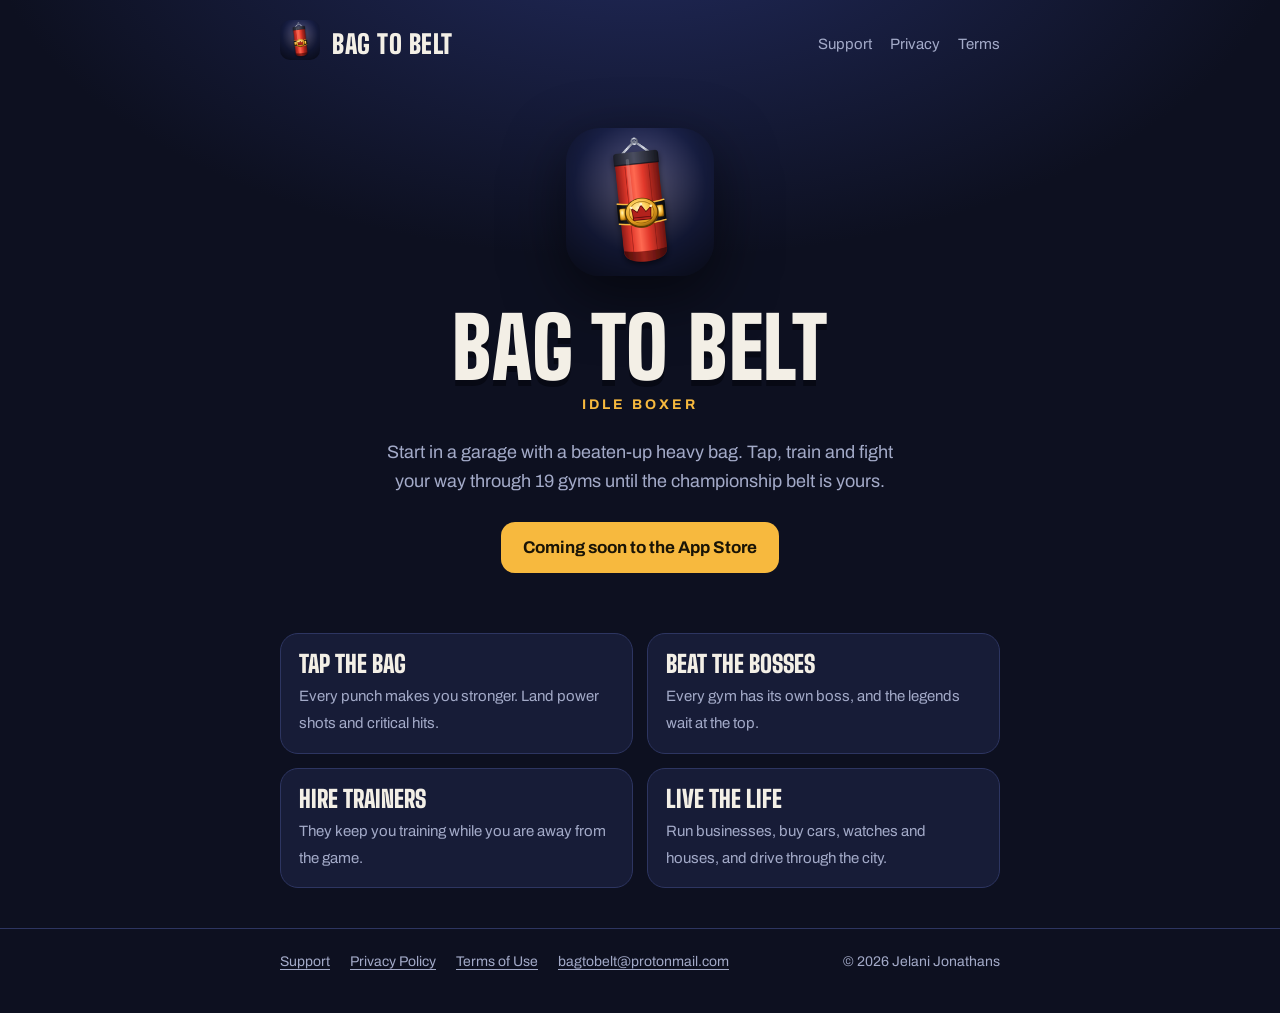
<file: index.html>
<!doctype html>
<html lang="en">
<head>
<meta charset="utf-8">
<meta name="viewport" content="width=device-width, initial-scale=1">
<title>Bag to Belt: Idle Boxer</title>
<meta name="description" content="Bag to Belt: Idle Boxer — tap the heavy bag, beat the bosses, win the belt.">
<meta name="theme-color" content="#0d1020">
<link rel="icon" href="favicon.png">
<link rel="apple-touch-icon" href="apple-touch-icon.png">
<link rel="stylesheet" href="style.css">
</head>
<body>
<header class="top"><div class="wrap">
  <a href="./"><img src="icon.png" alt=""></a>
  <a class="brand" href="./">Bag to Belt</a>
  <nav><a href="support.html">Support</a><a href="privacy.html">Privacy</a><a href="terms.html">Terms</a></nav>
</div></header>

<main class="wrap">
  <section class="hero">
    <img src="icon.png" alt="Bag to Belt app icon">
    <h1>Bag to Belt</h1>
    <div class="sub">Idle Boxer</div>
    <p class="lead">Start in a garage with a beaten-up heavy bag. Tap, train and fight your way through 19 gyms until the championship belt is yours.</p>
    <span class="soon">Coming soon to the App Store</span>
  </section>
  <section class="features">
    <div><b>Tap the bag</b><span>Every punch makes you stronger. Land power shots and critical hits.</span></div>
    <div><b>Beat the bosses</b><span>Every gym has its own boss, and the legends wait at the top.</span></div>
    <div><b>Hire trainers</b><span>They keep you training while you are away from the game.</span></div>
    <div><b>Live the life</b><span>Run businesses, buy cars, watches and houses, and drive through the city.</span></div>
  </section>
</main>
<footer><div class="wrap">
  <a href="support.html">Support</a><a href="privacy.html">Privacy Policy</a><a href="terms.html">Terms of Use</a>
  <a href="mailto:bagtobelt@protonmail.com">bagtobelt@protonmail.com</a>
  <span class="copy">© 2026 Jelani Jonathans</span>
</div></footer>
</body>
</html>
</file>
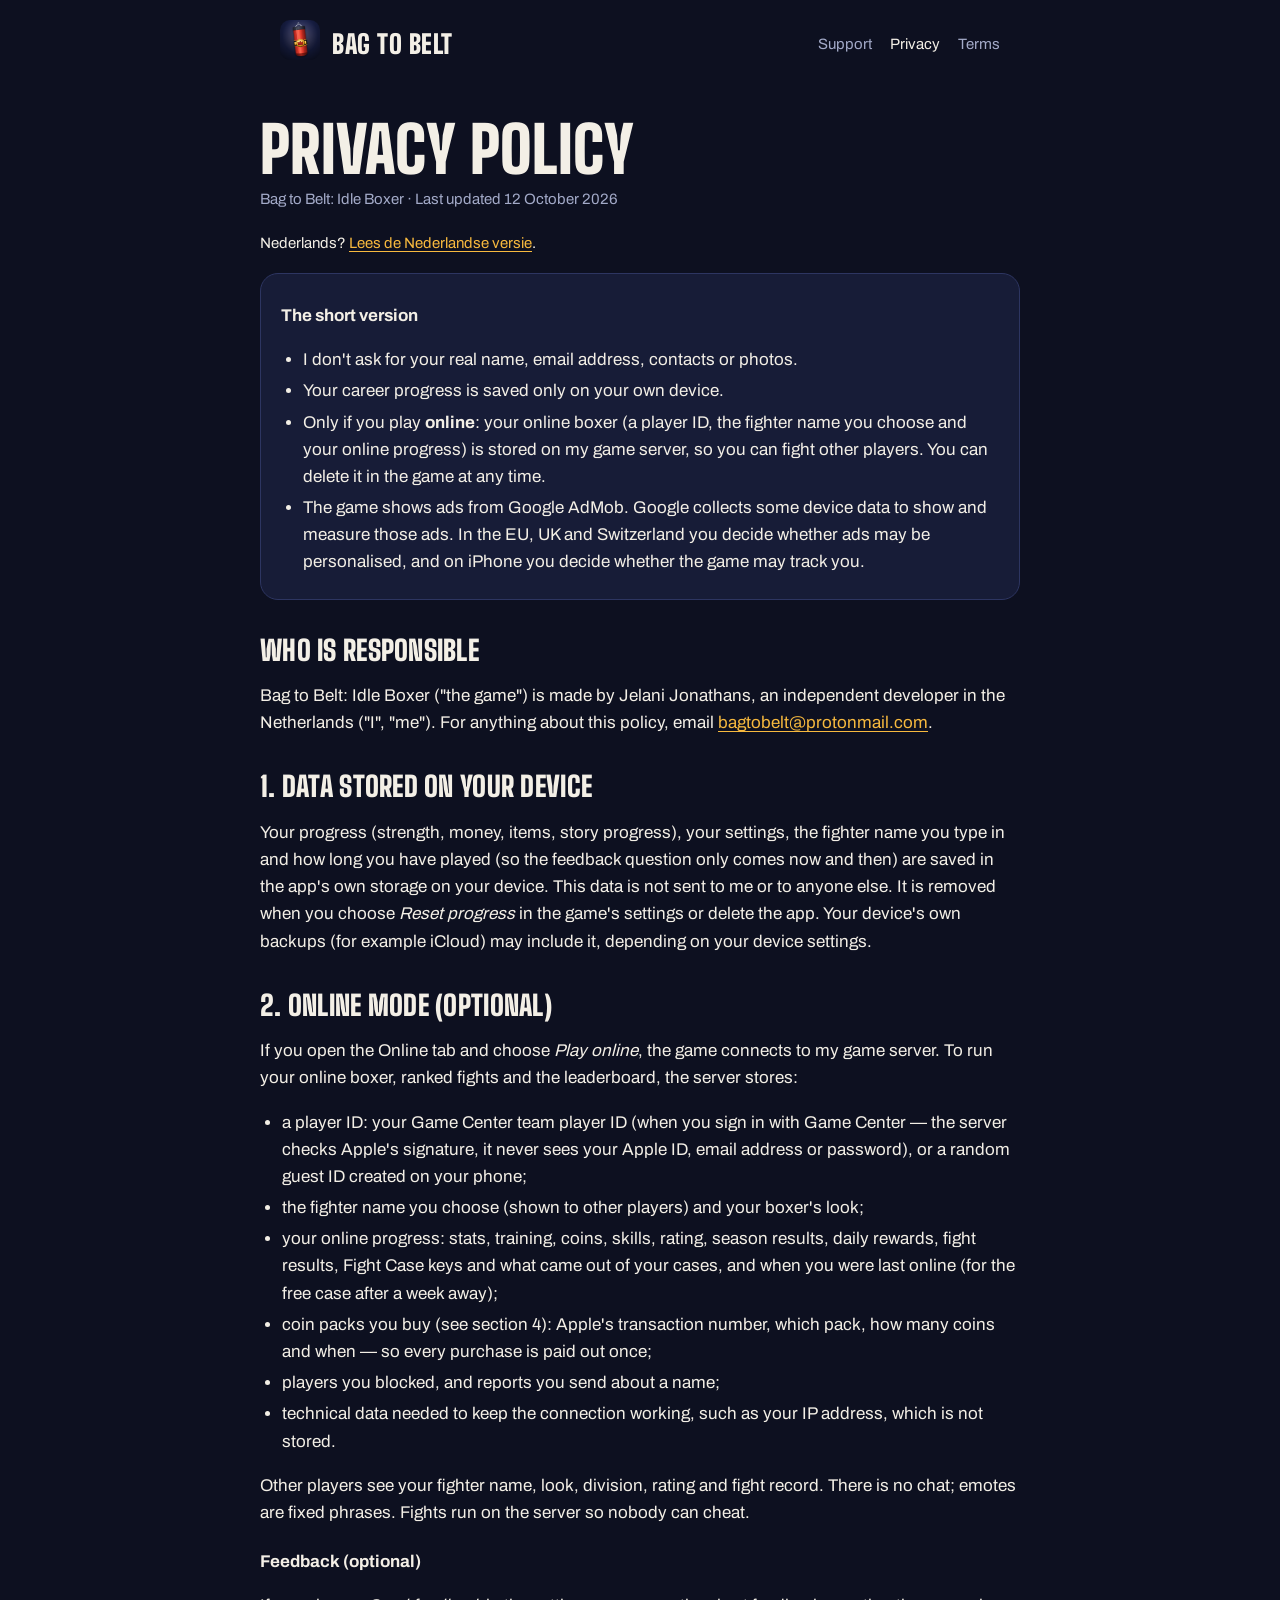
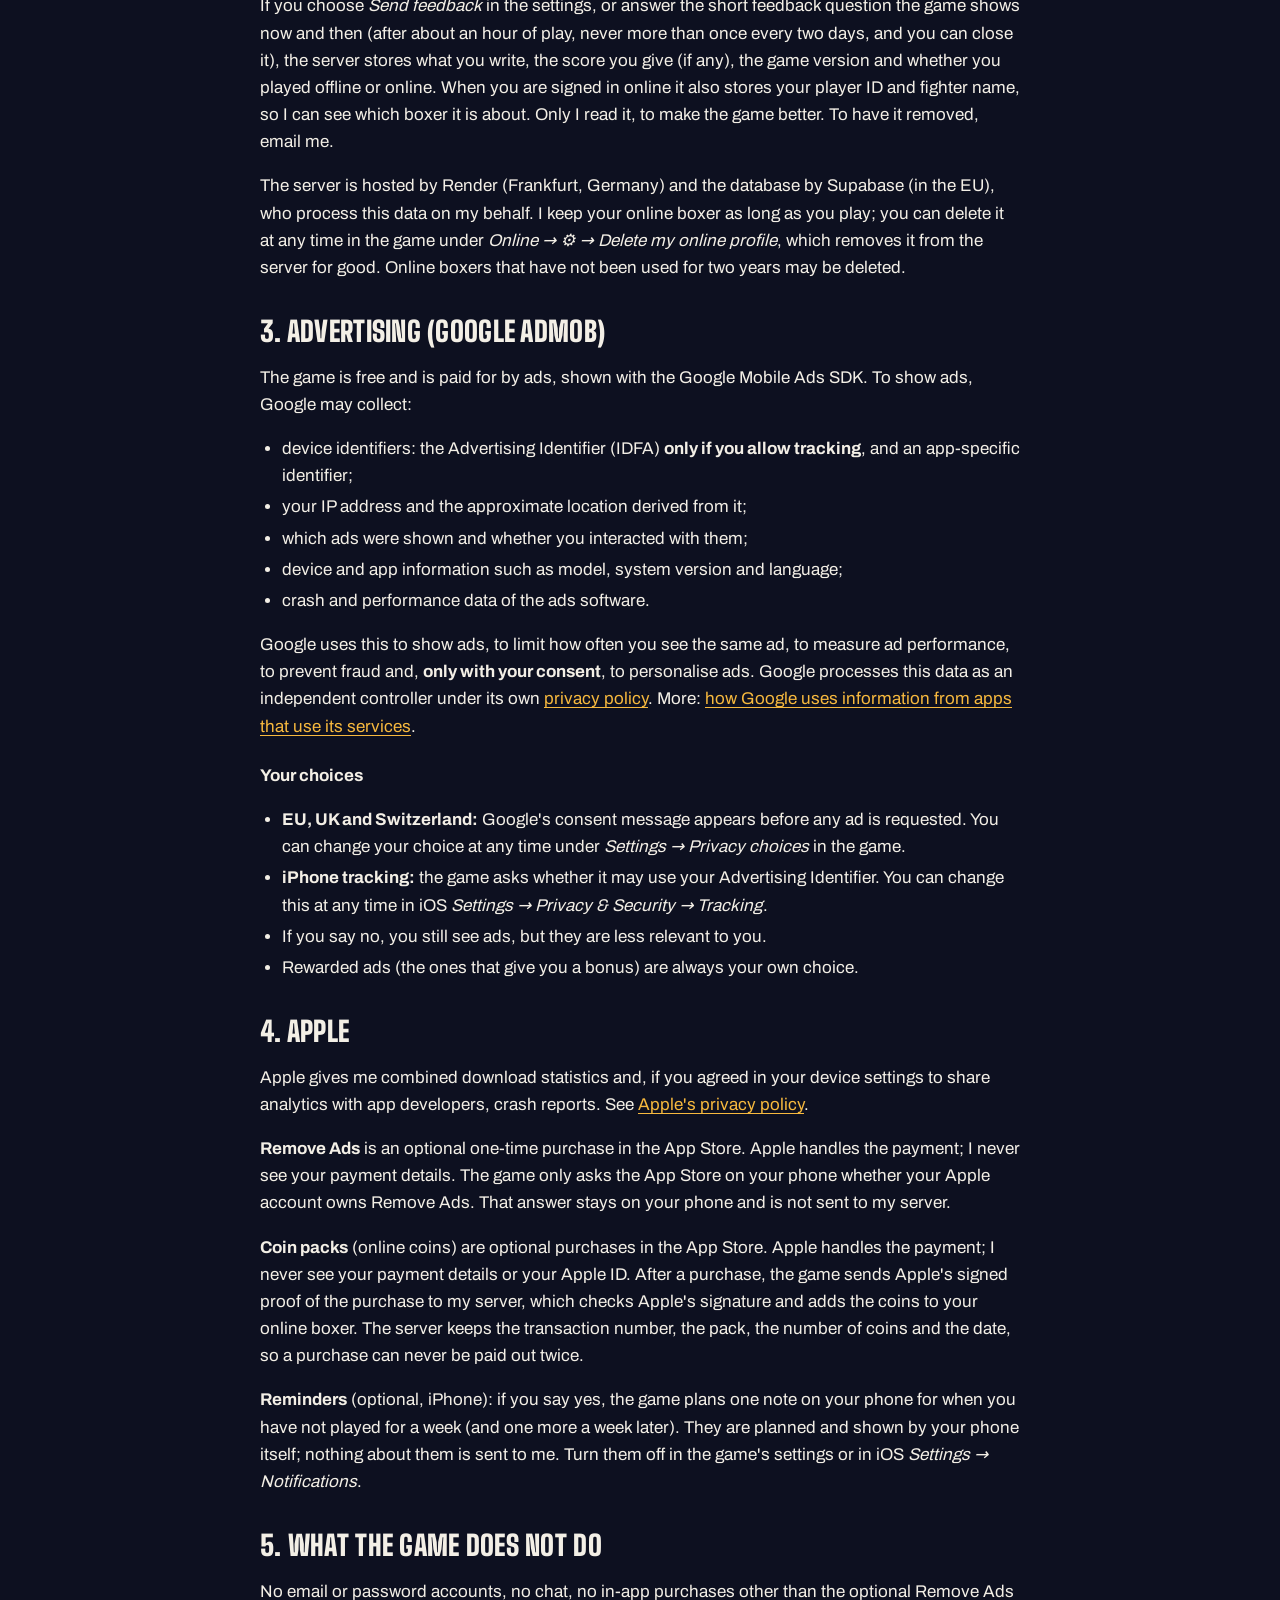
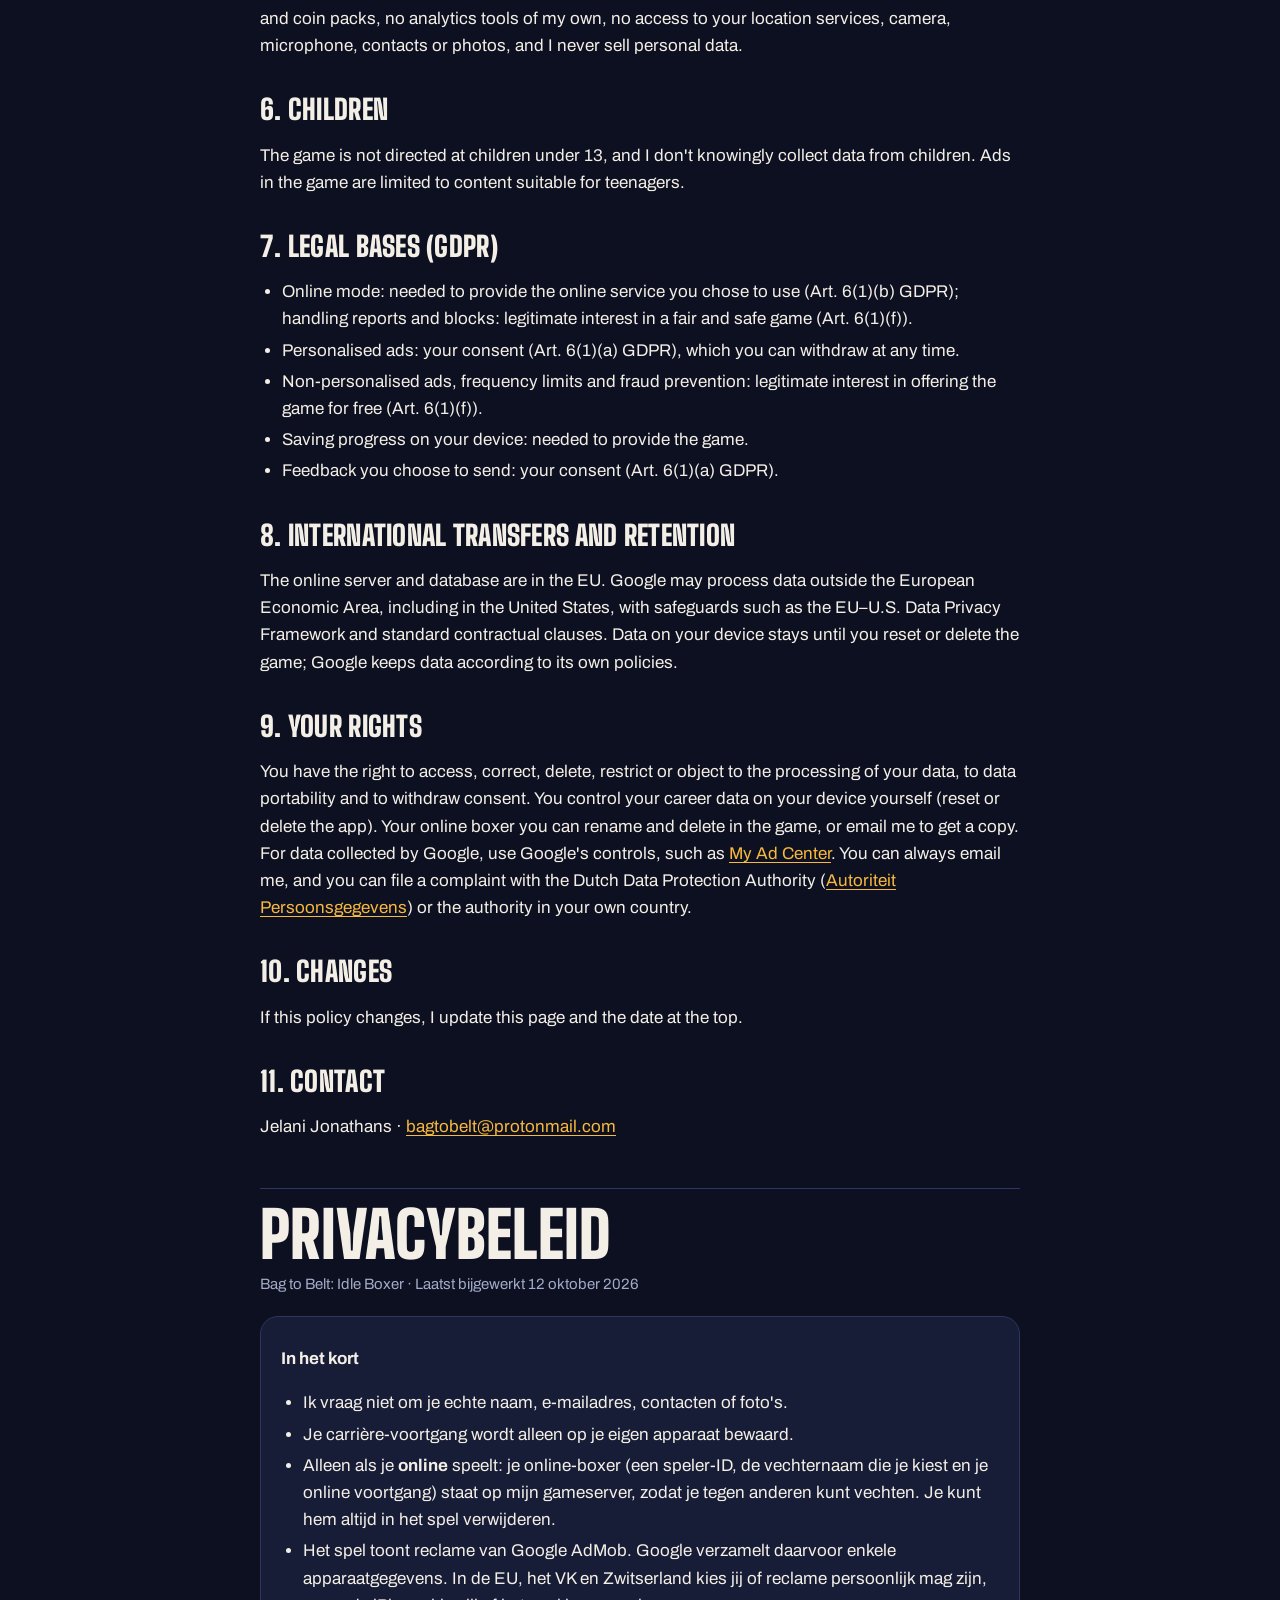
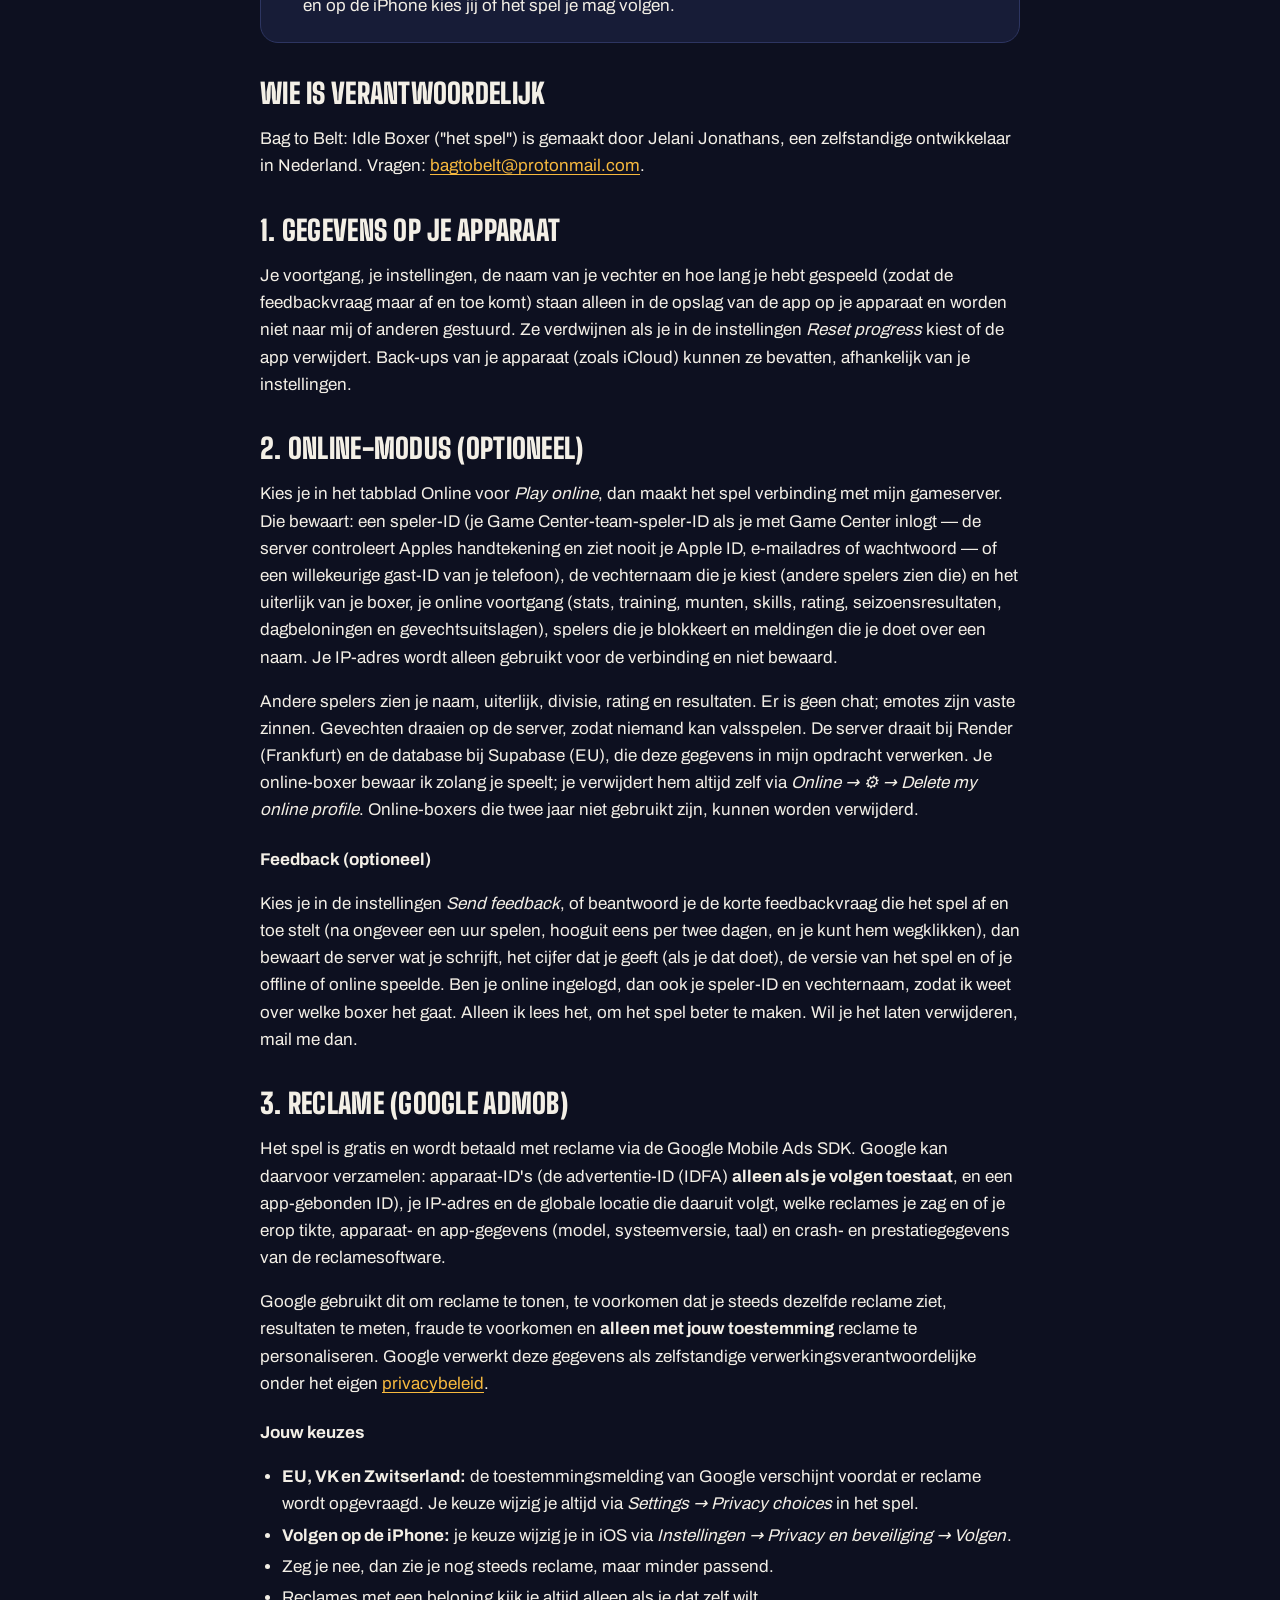
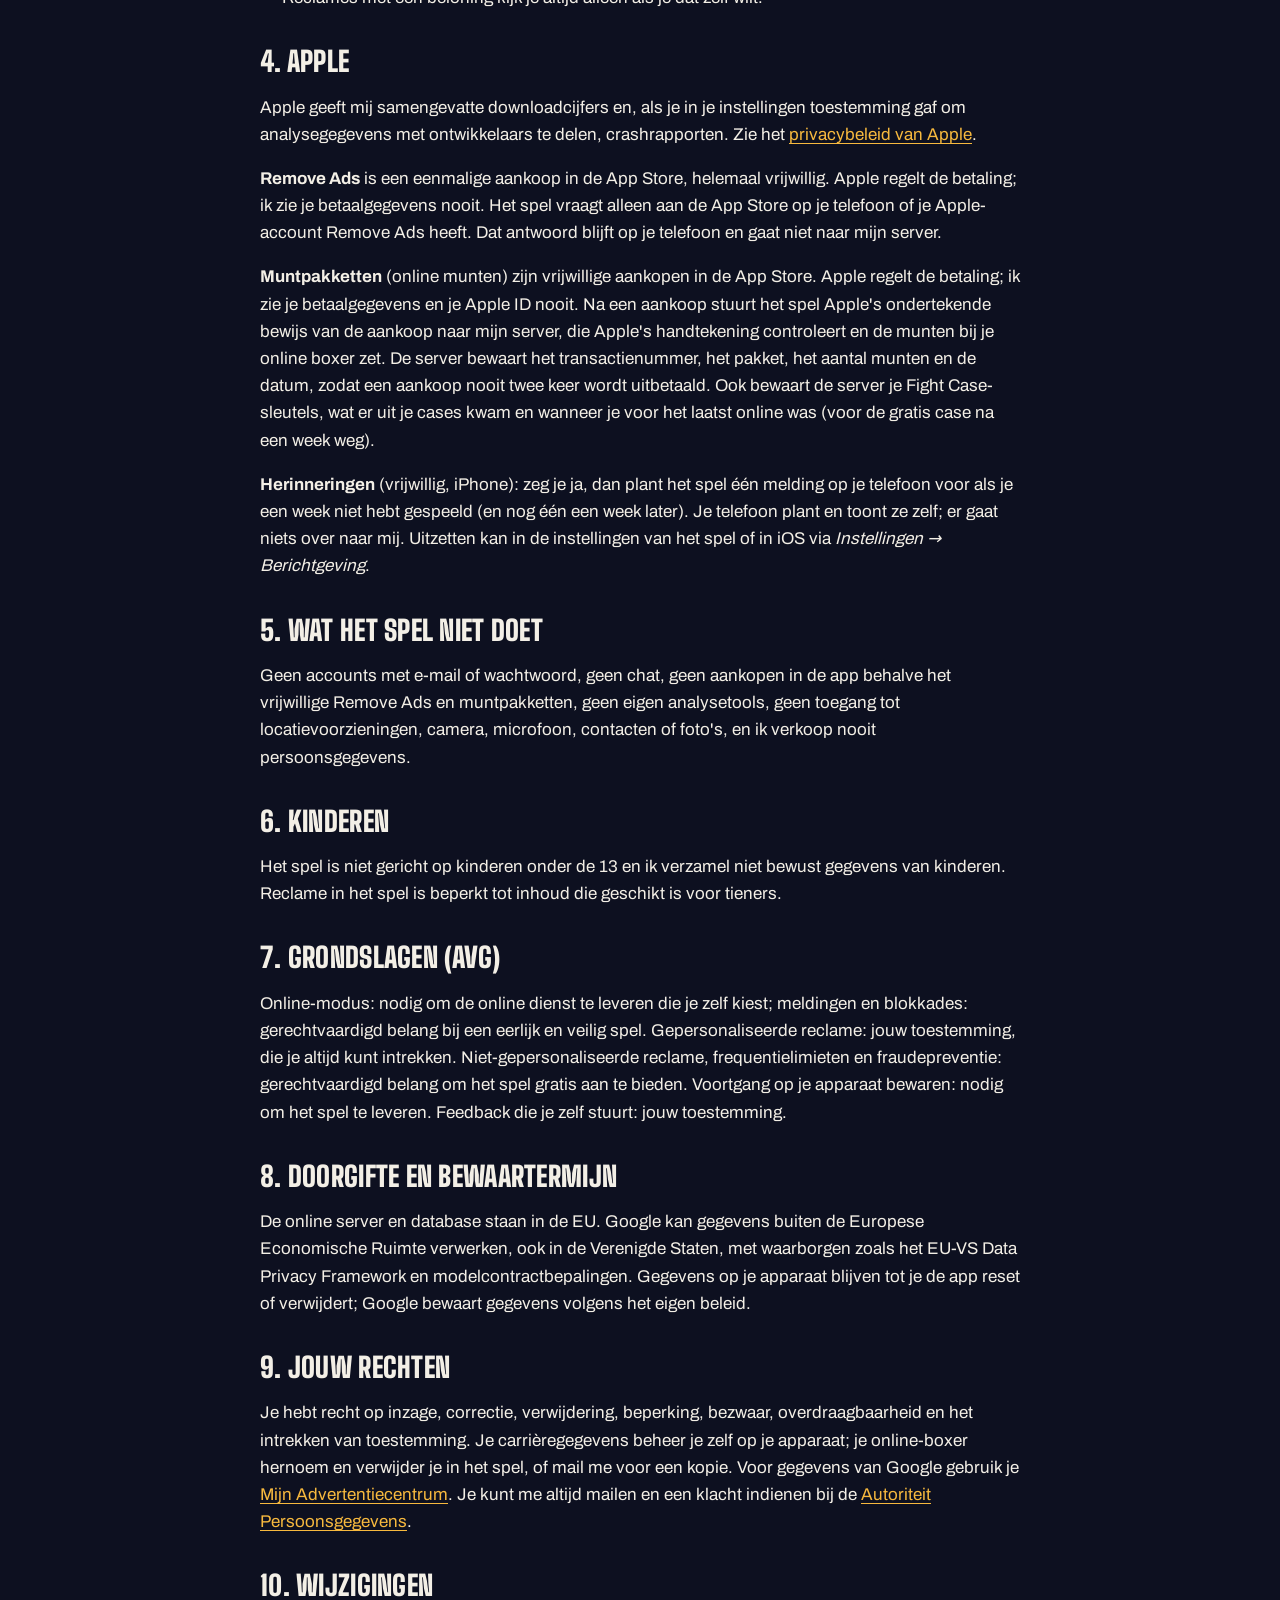
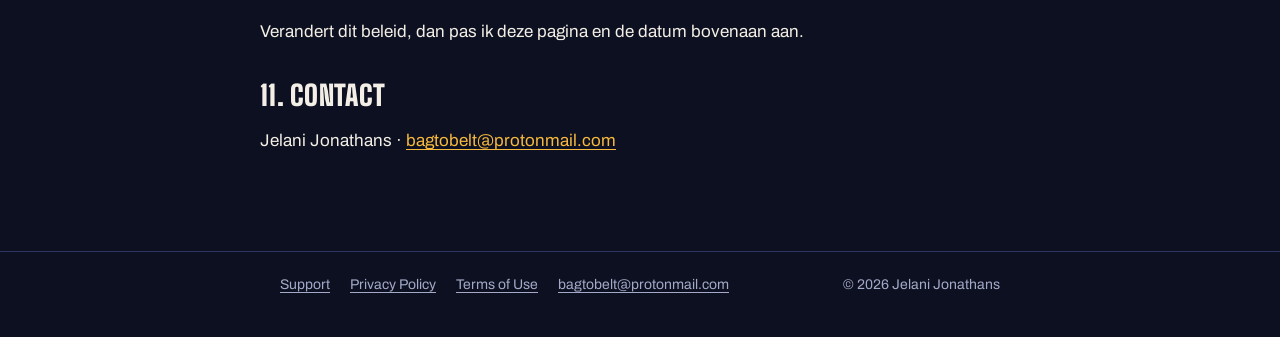
<file: privacy.html>
<!doctype html>
<html lang="en">
<head>
<meta charset="utf-8">
<meta name="viewport" content="width=device-width, initial-scale=1">
<title>Privacy Policy — Bag to Belt: Idle Boxer</title>
<meta name="description" content="Privacy policy for Bag to Belt: Idle Boxer.">
<meta name="theme-color" content="#0d1020">
<link rel="icon" href="favicon.png">
<link rel="apple-touch-icon" href="apple-touch-icon.png">
<link rel="stylesheet" href="style.css">
</head>
<body>
<header class="top"><div class="wrap">
  <a href="./"><img src="icon.png" alt=""></a>
  <a class="brand" href="./">Bag to Belt</a>
  <nav><a href="support.html">Support</a><a href="privacy.html" aria-current="page">Privacy</a><a href="terms.html">Terms</a></nav>
</div></header>

<main class="wrap doc">
  <h1>Privacy Policy</h1>
  <p class="date">Bag to Belt: Idle Boxer · Last updated 12 October 2026</p>
  <p class="lang">Nederlands? <a href="#nl">Lees de Nederlandse versie</a>.</p>

  <div class="box">
    <h3>The short version</h3>
    <ul>
      <li>I don't ask for your real name, email address, contacts or photos.</li>
      <li>Your career progress is saved only on your own device.</li>
      <li>Only if you play <strong>online</strong>: your online boxer (a player ID, the fighter name you choose and your online progress) is stored on my game server, so you can fight other players. You can delete it in the game at any time.</li>
      <li>The game shows ads from Google AdMob. Google collects some device data to show and measure those ads. In the EU, UK and Switzerland you decide whether ads may be personalised, and on iPhone you decide whether the game may track you.</li>
    </ul>
  </div>

  <h2>Who is responsible</h2>
  <p>Bag to Belt: Idle Boxer ("the game") is made by Jelani Jonathans, an independent developer in the Netherlands ("I", "me"). For anything about this policy, email <a href="mailto:bagtobelt@protonmail.com">bagtobelt@protonmail.com</a>.</p>

  <h2>1. Data stored on your device</h2>
  <p>Your progress (strength, money, items, story progress), your settings, the fighter name you type in and how long you have played (so the feedback question only comes now and then) are saved in the app's own storage on your device. This data is not sent to me or to anyone else. It is removed when you choose <em>Reset progress</em> in the game's settings or delete the app. Your device's own backups (for example iCloud) may include it, depending on your device settings.</p>

  <h2>2. Online mode (optional)</h2>
  <p>If you open the Online tab and choose <em>Play online</em>, the game connects to my game server. To run your online boxer, ranked fights and the leaderboard, the server stores:</p>
  <ul>
    <li>a player ID: your Game Center team player ID (when you sign in with Game Center — the server checks Apple's signature, it never sees your Apple ID, email address or password), or a random guest ID created on your phone;</li>
    <li>the fighter name you choose (shown to other players) and your boxer's look;</li>
    <li>your online progress: stats, training, coins, skills, rating, season results, daily rewards, fight results, Fight Case keys and what came out of your cases, and when you were last online (for the free case after a week away);</li>
    <li>coin packs you buy (see section 4): Apple's transaction number, which pack, how many coins and when — so every purchase is paid out once;</li>
    <li>players you blocked, and reports you send about a name;</li>
    <li>technical data needed to keep the connection working, such as your IP address, which is not stored.</li>
  </ul>
  <p>Other players see your fighter name, look, division, rating and fight record. There is no chat; emotes are fixed phrases. Fights run on the server so nobody can cheat.</p>
  <h3>Feedback (optional)</h3>
  <p>If you choose <em>Send feedback</em> in the settings, or answer the short feedback question the game shows now and then (after about an hour of play, never more than once every two days, and you can close it), the server stores what you write, the score you give (if any), the game version and whether you played offline or online. When you are signed in online it also stores your player ID and fighter name, so I can see which boxer it is about. Only I read it, to make the game better. To have it removed, email me.</p>
  <p>The server is hosted by Render (Frankfurt, Germany) and the database by Supabase (in the EU), who process this data on my behalf. I keep your online boxer as long as you play; you can delete it at any time in the game under <em>Online → ⚙ → Delete my online profile</em>, which removes it from the server for good. Online boxers that have not been used for two years may be deleted.</p>

  <h2>3. Advertising (Google AdMob)</h2>
  <p>The game is free and is paid for by ads, shown with the Google Mobile Ads SDK. To show ads, Google may collect:</p>
  <ul>
    <li>device identifiers: the Advertising Identifier (IDFA) <strong>only if you allow tracking</strong>, and an app-specific identifier;</li>
    <li>your IP address and the approximate location derived from it;</li>
    <li>which ads were shown and whether you interacted with them;</li>
    <li>device and app information such as model, system version and language;</li>
    <li>crash and performance data of the ads software.</li>
  </ul>
  <p>Google uses this to show ads, to limit how often you see the same ad, to measure ad performance, to prevent fraud and, <strong>only with your consent</strong>, to personalise ads. Google processes this data as an independent controller under its own <a href="https://policies.google.com/privacy">privacy policy</a>. More: <a href="https://policies.google.com/technologies/partner-sites">how Google uses information from apps that use its services</a>.</p>
  <h3>Your choices</h3>
  <ul>
    <li><strong>EU, UK and Switzerland:</strong> Google's consent message appears before any ad is requested. You can change your choice at any time under <em>Settings → Privacy choices</em> in the game.</li>
    <li><strong>iPhone tracking:</strong> the game asks whether it may use your Advertising Identifier. You can change this at any time in iOS <em>Settings → Privacy &amp; Security → Tracking</em>.</li>
    <li>If you say no, you still see ads, but they are less relevant to you.</li>
    <li>Rewarded ads (the ones that give you a bonus) are always your own choice.</li>
  </ul>

  <h2>4. Apple</h2>
  <p>Apple gives me combined download statistics and, if you agreed in your device settings to share analytics with app developers, crash reports. See <a href="https://www.apple.com/legal/privacy/">Apple's privacy policy</a>.</p>
  <p><strong>Remove Ads</strong> is an optional one-time purchase in the App Store. Apple handles the payment; I never see your payment details. The game only asks the App Store on your phone whether your Apple account owns Remove Ads. That answer stays on your phone and is not sent to my server.</p>
  <p><strong>Coin packs</strong> (online coins) are optional purchases in the App Store. Apple handles the payment; I never see your payment details or your Apple ID. After a purchase, the game sends Apple's signed proof of the purchase to my server, which checks Apple's signature and adds the coins to your online boxer. The server keeps the transaction number, the pack, the number of coins and the date, so a purchase can never be paid out twice.</p>
  <p><strong>Reminders</strong> (optional, iPhone): if you say yes, the game plans one note on your phone for when you have not played for a week (and one more a week later). They are planned and shown by your phone itself; nothing about them is sent to me. Turn them off in the game's settings or in iOS <em>Settings → Notifications</em>.</p>

  <h2>5. What the game does not do</h2>
  <p>No email or password accounts, no chat, no in-app purchases other than the optional Remove Ads and coin packs, no analytics tools of my own, no access to your location services, camera, microphone, contacts or photos, and I never sell personal data.</p>

  <h2>6. Children</h2>
  <p>The game is not directed at children under 13, and I don't knowingly collect data from children. Ads in the game are limited to content suitable for teenagers.</p>

  <h2>7. Legal bases (GDPR)</h2>
  <ul>
    <li>Online mode: needed to provide the online service you chose to use (Art. 6(1)(b) GDPR); handling reports and blocks: legitimate interest in a fair and safe game (Art. 6(1)(f)).</li>
    <li>Personalised ads: your consent (Art. 6(1)(a) GDPR), which you can withdraw at any time.</li>
    <li>Non-personalised ads, frequency limits and fraud prevention: legitimate interest in offering the game for free (Art. 6(1)(f)).</li>
    <li>Saving progress on your device: needed to provide the game.</li>
    <li>Feedback you choose to send: your consent (Art. 6(1)(a) GDPR).</li>
  </ul>

  <h2>8. International transfers and retention</h2>
  <p>The online server and database are in the EU. Google may process data outside the European Economic Area, including in the United States, with safeguards such as the EU–U.S. Data Privacy Framework and standard contractual clauses. Data on your device stays until you reset or delete the game; Google keeps data according to its own policies.</p>

  <h2>9. Your rights</h2>
  <p>You have the right to access, correct, delete, restrict or object to the processing of your data, to data portability and to withdraw consent. You control your career data on your device yourself (reset or delete the app). Your online boxer you can rename and delete in the game, or email me to get a copy. For data collected by Google, use Google's controls, such as <a href="https://myadcenter.google.com/">My Ad Center</a>. You can always email me, and you can file a complaint with the Dutch Data Protection Authority (<a href="https://autoriteitpersoonsgegevens.nl/">Autoriteit Persoonsgegevens</a>) or the authority in your own country.</p>

  <h2>10. Changes</h2>
  <p>If this policy changes, I update this page and the date at the top.</p>

  <h2>11. Contact</h2>
  <p>Jelani Jonathans · <a href="mailto:bagtobelt@protonmail.com">bagtobelt@protonmail.com</a></p>

  <hr>
  <section id="nl" lang="nl">
    <h1>Privacybeleid</h1>
    <p class="date">Bag to Belt: Idle Boxer · Laatst bijgewerkt 12 oktober 2026</p>
    <div class="box">
      <h3>In het kort</h3>
      <ul>
        <li>Ik vraag niet om je echte naam, e-mailadres, contacten of foto's.</li>
        <li>Je carrière-voortgang wordt alleen op je eigen apparaat bewaard.</li>
        <li>Alleen als je <strong>online</strong> speelt: je online-boxer (een speler-ID, de vechternaam die je kiest en je online voortgang) staat op mijn gameserver, zodat je tegen anderen kunt vechten. Je kunt hem altijd in het spel verwijderen.</li>
        <li>Het spel toont reclame van Google AdMob. Google verzamelt daarvoor enkele apparaatgegevens. In de EU, het VK en Zwitserland kies jij of reclame persoonlijk mag zijn, en op de iPhone kies jij of het spel je mag volgen.</li>
      </ul>
    </div>
    <h2>Wie is verantwoordelijk</h2>
    <p>Bag to Belt: Idle Boxer ("het spel") is gemaakt door Jelani Jonathans, een zelfstandige ontwikkelaar in Nederland. Vragen: <a href="mailto:bagtobelt@protonmail.com">bagtobelt@protonmail.com</a>.</p>
    <h2>1. Gegevens op je apparaat</h2>
    <p>Je voortgang, je instellingen, de naam van je vechter en hoe lang je hebt gespeeld (zodat de feedbackvraag maar af en toe komt) staan alleen in de opslag van de app op je apparaat en worden niet naar mij of anderen gestuurd. Ze verdwijnen als je in de instellingen <em>Reset progress</em> kiest of de app verwijdert. Back-ups van je apparaat (zoals iCloud) kunnen ze bevatten, afhankelijk van je instellingen.</p>
    <h2>2. Online-modus (optioneel)</h2>
    <p>Kies je in het tabblad Online voor <em>Play online</em>, dan maakt het spel verbinding met mijn gameserver. Die bewaart: een speler-ID (je Game Center-team-speler-ID als je met Game Center inlogt — de server controleert Apples handtekening en ziet nooit je Apple ID, e-mailadres of wachtwoord — of een willekeurige gast-ID van je telefoon), de vechternaam die je kiest (andere spelers zien die) en het uiterlijk van je boxer, je online voortgang (stats, training, munten, skills, rating, seizoensresultaten, dagbeloningen en gevechtsuitslagen), spelers die je blokkeert en meldingen die je doet over een naam. Je IP-adres wordt alleen gebruikt voor de verbinding en niet bewaard.</p>
    <p>Andere spelers zien je naam, uiterlijk, divisie, rating en resultaten. Er is geen chat; emotes zijn vaste zinnen. Gevechten draaien op de server, zodat niemand kan valsspelen. De server draait bij Render (Frankfurt) en de database bij Supabase (EU), die deze gegevens in mijn opdracht verwerken. Je online-boxer bewaar ik zolang je speelt; je verwijdert hem altijd zelf via <em>Online → ⚙ → Delete my online profile</em>. Online-boxers die twee jaar niet gebruikt zijn, kunnen worden verwijderd.</p>
    <h3>Feedback (optioneel)</h3>
    <p>Kies je in de instellingen <em>Send feedback</em>, of beantwoord je de korte feedbackvraag die het spel af en toe stelt (na ongeveer een uur spelen, hooguit eens per twee dagen, en je kunt hem wegklikken), dan bewaart de server wat je schrijft, het cijfer dat je geeft (als je dat doet), de versie van het spel en of je offline of online speelde. Ben je online ingelogd, dan ook je speler-ID en vechternaam, zodat ik weet over welke boxer het gaat. Alleen ik lees het, om het spel beter te maken. Wil je het laten verwijderen, mail me dan.</p>
    <h2>3. Reclame (Google AdMob)</h2>
    <p>Het spel is gratis en wordt betaald met reclame via de Google Mobile Ads SDK. Google kan daarvoor verzamelen: apparaat-ID's (de advertentie-ID (IDFA) <strong>alleen als je volgen toestaat</strong>, en een app-gebonden ID), je IP-adres en de globale locatie die daaruit volgt, welke reclames je zag en of je erop tikte, apparaat- en app-gegevens (model, systeemversie, taal) en crash- en prestatiegegevens van de reclamesoftware.</p>
    <p>Google gebruikt dit om reclame te tonen, te voorkomen dat je steeds dezelfde reclame ziet, resultaten te meten, fraude te voorkomen en <strong>alleen met jouw toestemming</strong> reclame te personaliseren. Google verwerkt deze gegevens als zelfstandige verwerkingsverantwoordelijke onder het eigen <a href="https://policies.google.com/privacy?hl=nl">privacybeleid</a>.</p>
    <h3>Jouw keuzes</h3>
    <ul>
      <li><strong>EU, VK en Zwitserland:</strong> de toestemmingsmelding van Google verschijnt voordat er reclame wordt opgevraagd. Je keuze wijzig je altijd via <em>Settings → Privacy choices</em> in het spel.</li>
      <li><strong>Volgen op de iPhone:</strong> je keuze wijzig je in iOS via <em>Instellingen → Privacy en beveiliging → Volgen</em>.</li>
      <li>Zeg je nee, dan zie je nog steeds reclame, maar minder passend.</li>
      <li>Reclames met een beloning kijk je altijd alleen als je dat zelf wilt.</li>
    </ul>
    <h2>4. Apple</h2>
    <p>Apple geeft mij samengevatte downloadcijfers en, als je in je instellingen toestemming gaf om analysegegevens met ontwikkelaars te delen, crashrapporten. Zie het <a href="https://www.apple.com/nl/legal/privacy/">privacybeleid van Apple</a>.</p>
    <p><strong>Remove Ads</strong> is een eenmalige aankoop in de App Store, helemaal vrijwillig. Apple regelt de betaling; ik zie je betaalgegevens nooit. Het spel vraagt alleen aan de App Store op je telefoon of je Apple-account Remove Ads heeft. Dat antwoord blijft op je telefoon en gaat niet naar mijn server.</p>
    <p><strong>Muntpakketten</strong> (online munten) zijn vrijwillige aankopen in de App Store. Apple regelt de betaling; ik zie je betaalgegevens en je Apple ID nooit. Na een aankoop stuurt het spel Apple's ondertekende bewijs van de aankoop naar mijn server, die Apple's handtekening controleert en de munten bij je online boxer zet. De server bewaart het transactienummer, het pakket, het aantal munten en de datum, zodat een aankoop nooit twee keer wordt uitbetaald. Ook bewaart de server je Fight Case-sleutels, wat er uit je cases kwam en wanneer je voor het laatst online was (voor de gratis case na een week weg).</p>
    <p><strong>Herinneringen</strong> (vrijwillig, iPhone): zeg je ja, dan plant het spel één melding op je telefoon voor als je een week niet hebt gespeeld (en nog één een week later). Je telefoon plant en toont ze zelf; er gaat niets over naar mij. Uitzetten kan in de instellingen van het spel of in iOS via <em>Instellingen → Berichtgeving</em>.</p>
    <h2>5. Wat het spel niet doet</h2>
    <p>Geen accounts met e-mail of wachtwoord, geen chat, geen aankopen in de app behalve het vrijwillige Remove Ads en muntpakketten, geen eigen analysetools, geen toegang tot locatievoorzieningen, camera, microfoon, contacten of foto's, en ik verkoop nooit persoonsgegevens.</p>
    <h2>6. Kinderen</h2>
    <p>Het spel is niet gericht op kinderen onder de 13 en ik verzamel niet bewust gegevens van kinderen. Reclame in het spel is beperkt tot inhoud die geschikt is voor tieners.</p>
    <h2>7. Grondslagen (AVG)</h2>
    <p>Online-modus: nodig om de online dienst te leveren die je zelf kiest; meldingen en blokkades: gerechtvaardigd belang bij een eerlijk en veilig spel. Gepersonaliseerde reclame: jouw toestemming, die je altijd kunt intrekken. Niet-gepersonaliseerde reclame, frequentielimieten en fraudepreventie: gerechtvaardigd belang om het spel gratis aan te bieden. Voortgang op je apparaat bewaren: nodig om het spel te leveren. Feedback die je zelf stuurt: jouw toestemming.</p>
    <h2>8. Doorgifte en bewaartermijn</h2>
    <p>De online server en database staan in de EU. Google kan gegevens buiten de Europese Economische Ruimte verwerken, ook in de Verenigde Staten, met waarborgen zoals het EU-VS Data Privacy Framework en modelcontractbepalingen. Gegevens op je apparaat blijven tot je de app reset of verwijdert; Google bewaart gegevens volgens het eigen beleid.</p>
    <h2>9. Jouw rechten</h2>
    <p>Je hebt recht op inzage, correctie, verwijdering, beperking, bezwaar, overdraagbaarheid en het intrekken van toestemming. Je carrièregegevens beheer je zelf op je apparaat; je online-boxer hernoem en verwijder je in het spel, of mail me voor een kopie. Voor gegevens van Google gebruik je <a href="https://myadcenter.google.com/?hl=nl">Mijn Advertentiecentrum</a>. Je kunt me altijd mailen en een klacht indienen bij de <a href="https://autoriteitpersoonsgegevens.nl/">Autoriteit Persoonsgegevens</a>.</p>
    <h2>10. Wijzigingen</h2>
    <p>Verandert dit beleid, dan pas ik deze pagina en de datum bovenaan aan.</p>
    <h2>11. Contact</h2>
    <p>Jelani Jonathans · <a href="mailto:bagtobelt@protonmail.com">bagtobelt@protonmail.com</a></p>
  </section>
</main>
<footer><div class="wrap">
  <a href="support.html">Support</a><a href="privacy.html">Privacy Policy</a><a href="terms.html">Terms of Use</a>
  <a href="mailto:bagtobelt@protonmail.com">bagtobelt@protonmail.com</a>
  <span class="copy">© 2026 Jelani Jonathans</span>
</div></footer>
</body>
</html>
</file>
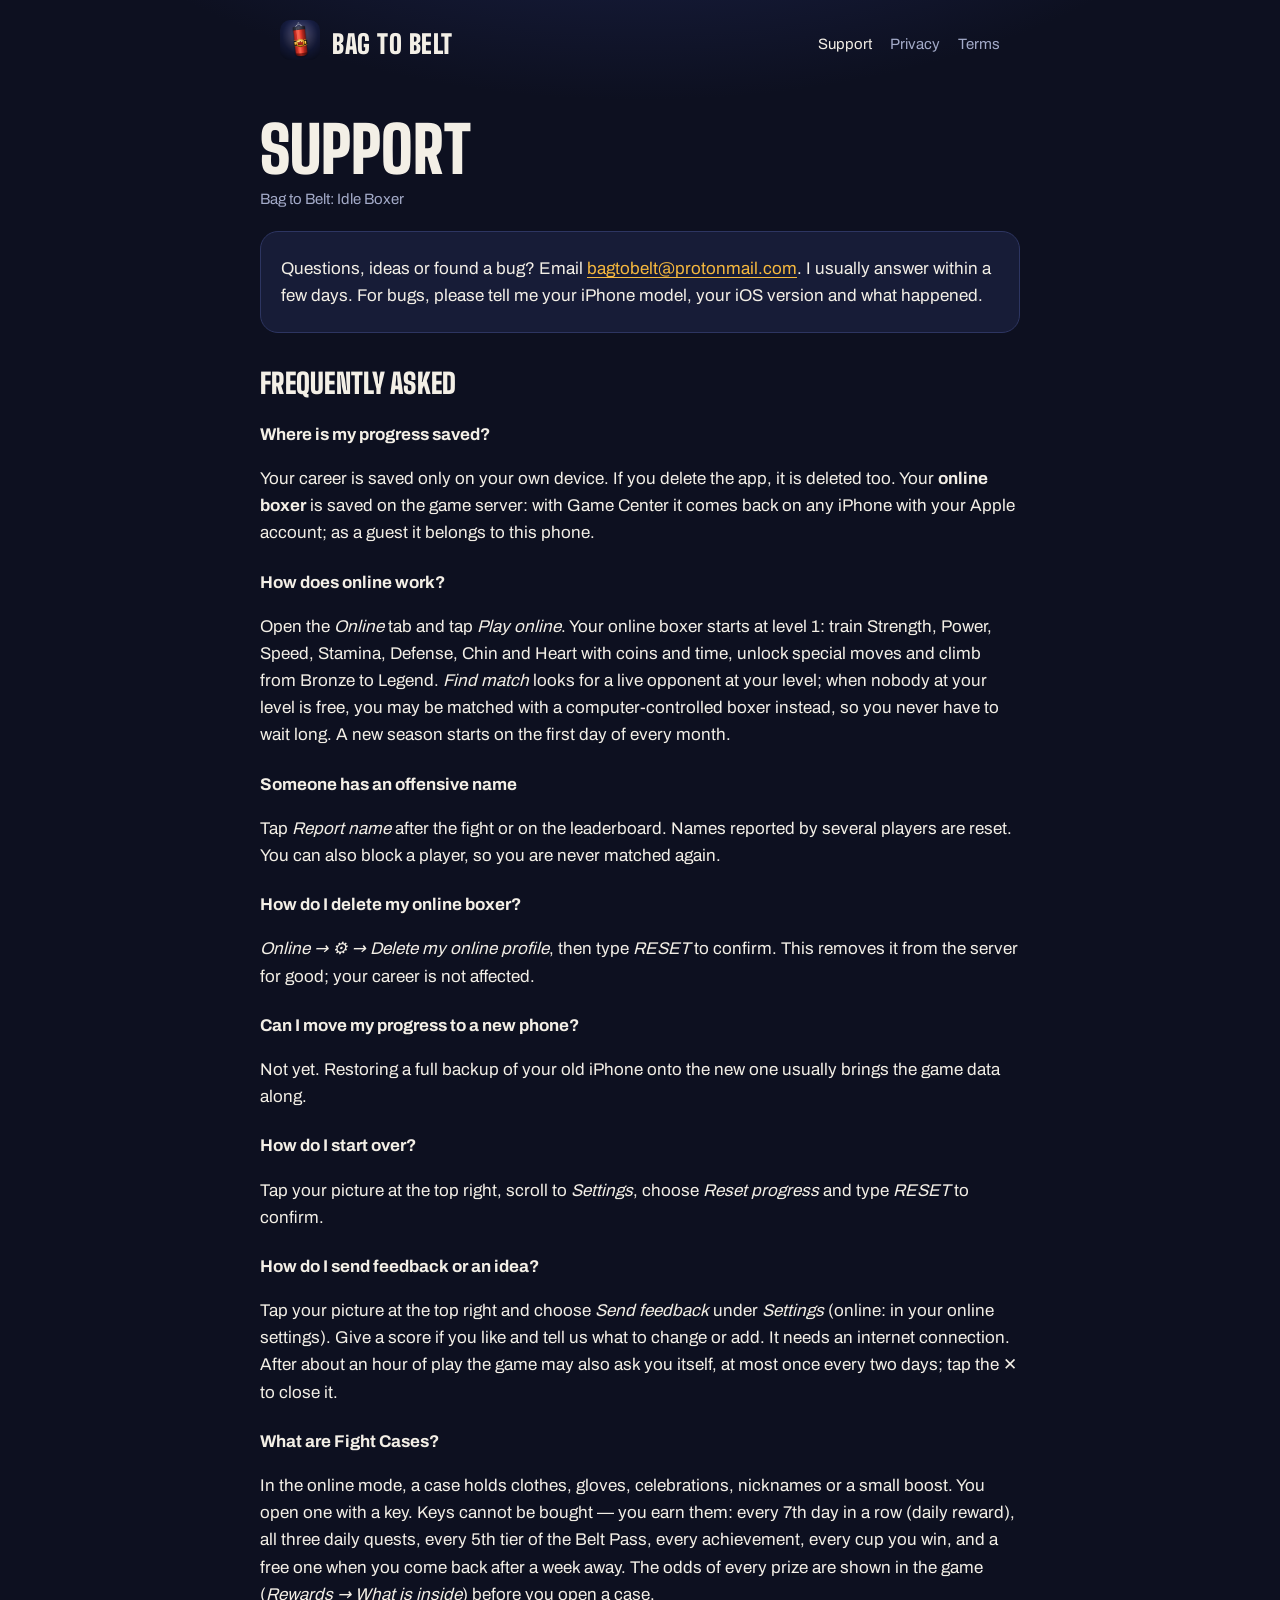
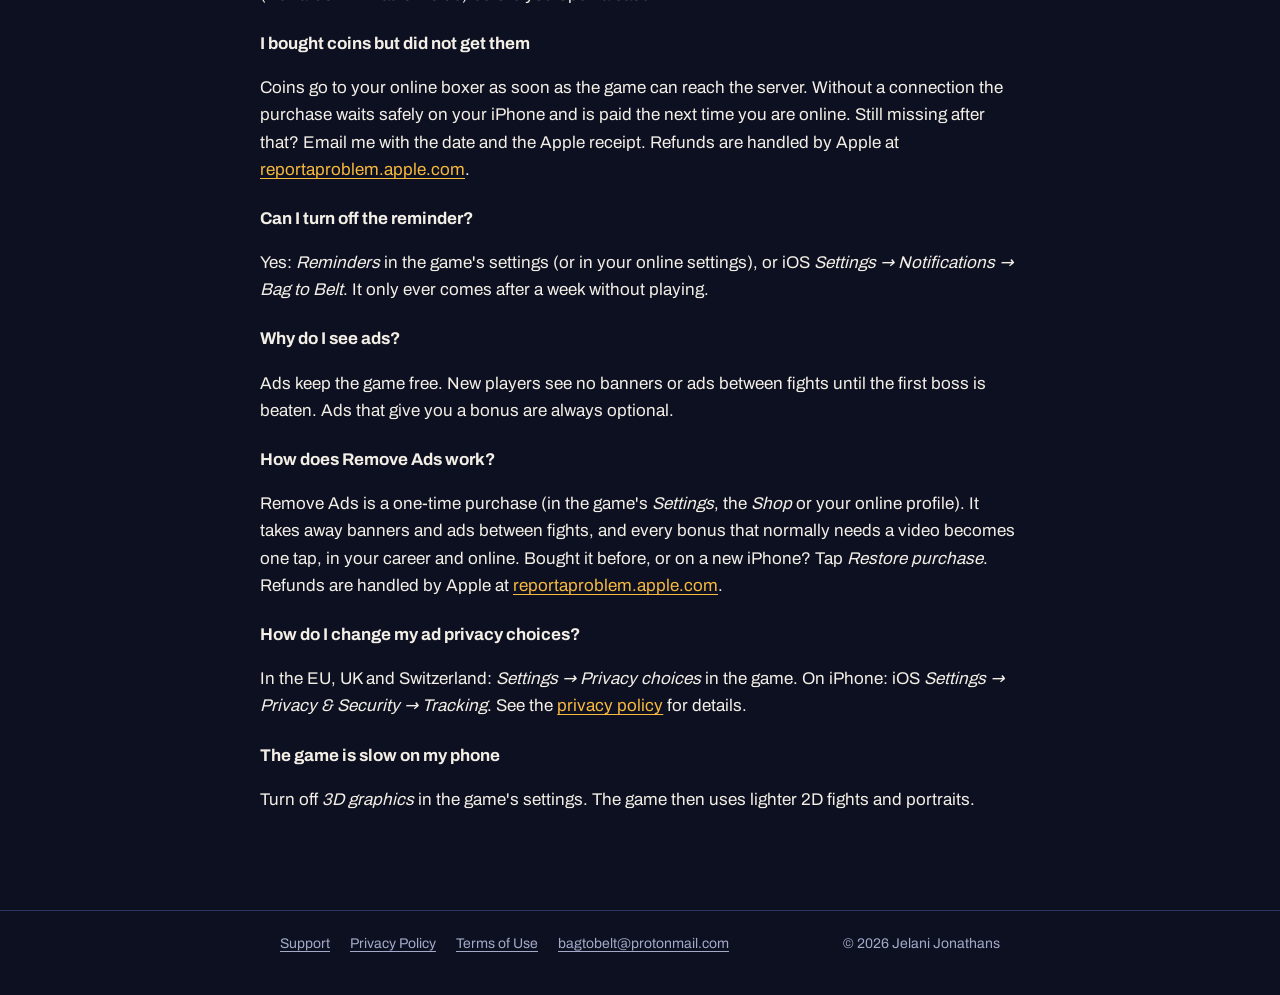
<file: support.html>
<!doctype html>
<html lang="en">
<head>
<meta charset="utf-8">
<meta name="viewport" content="width=device-width, initial-scale=1">
<title>Support — Bag to Belt: Idle Boxer</title>
<meta name="description" content="Help and contact for Bag to Belt: Idle Boxer.">
<meta name="theme-color" content="#0d1020">
<link rel="icon" href="favicon.png">
<link rel="apple-touch-icon" href="apple-touch-icon.png">
<link rel="stylesheet" href="style.css">
</head>
<body>
<header class="top"><div class="wrap">
  <a href="./"><img src="icon.png" alt=""></a>
  <a class="brand" href="./">Bag to Belt</a>
  <nav><a href="support.html" aria-current="page">Support</a><a href="privacy.html">Privacy</a><a href="terms.html">Terms</a></nav>
</div></header>

<main class="wrap doc">
  <h1>Support</h1>
  <p class="date">Bag to Belt: Idle Boxer</p>
  <div class="box">
    <p>Questions, ideas or found a bug? Email <a href="mailto:bagtobelt@protonmail.com">bagtobelt@protonmail.com</a>. I usually answer within a few days. For bugs, please tell me your iPhone model, your iOS version and what happened.</p>
  </div>

  <h2>Frequently asked</h2>
  <h3>Where is my progress saved?</h3>
  <p>Your career is saved only on your own device. If you delete the app, it is deleted too. Your <strong>online boxer</strong> is saved on the game server: with Game Center it comes back on any iPhone with your Apple account; as a guest it belongs to this phone.</p>
  <h3>How does online work?</h3>
  <p>Open the <em>Online</em> tab and tap <em>Play online</em>. Your online boxer starts at level 1: train Strength, Power, Speed, Stamina, Defense, Chin and Heart with coins and time, unlock special moves and climb from Bronze to Legend. <em>Find match</em> looks for a live opponent at your level; when nobody at your level is free, you may be matched with a computer-controlled boxer instead, so you never have to wait long. A new season starts on the first day of every month.</p>
  <h3>Someone has an offensive name</h3>
  <p>Tap <em>Report name</em> after the fight or on the leaderboard. Names reported by several players are reset. You can also block a player, so you are never matched again.</p>
  <h3>How do I delete my online boxer?</h3>
  <p><em>Online → ⚙ → Delete my online profile</em>, then type <em>RESET</em> to confirm. This removes it from the server for good; your career is not affected.</p>
  <h3>Can I move my progress to a new phone?</h3>
  <p>Not yet. Restoring a full backup of your old iPhone onto the new one usually brings the game data along.</p>
  <h3>How do I start over?</h3>
  <p>Tap your picture at the top right, scroll to <em>Settings</em>, choose <em>Reset progress</em> and type <em>RESET</em> to confirm.</p>
  <h3>How do I send feedback or an idea?</h3>
  <p>Tap your picture at the top right and choose <em>Send feedback</em> under <em>Settings</em> (online: in your online settings). Give a score if you like and tell us what to change or add. It needs an internet connection. After about an hour of play the game may also ask you itself, at most once every two days; tap the ✕ to close it.</p>
  <h3>What are Fight Cases?</h3>
  <p>In the online mode, a case holds clothes, gloves, celebrations, nicknames or a small boost. You open one with a key. Keys cannot be bought — you earn them: every 7th day in a row (daily reward), all three daily quests, every 5th tier of the Belt Pass, every achievement, every cup you win, and a free one when you come back after a week away. The odds of every prize are shown in the game (<em>Rewards → What is inside</em>) before you open a case.</p>
  <h3>I bought coins but did not get them</h3>
  <p>Coins go to your online boxer as soon as the game can reach the server. Without a connection the purchase waits safely on your iPhone and is paid the next time you are online. Still missing after that? Email me with the date and the Apple receipt. Refunds are handled by Apple at <a href="https://reportaproblem.apple.com">reportaproblem.apple.com</a>.</p>
  <h3>Can I turn off the reminder?</h3>
  <p>Yes: <em>Reminders</em> in the game's settings (or in your online settings), or iOS <em>Settings → Notifications → Bag to Belt</em>. It only ever comes after a week without playing.</p>
  <h3>Why do I see ads?</h3>
  <p>Ads keep the game free. New players see no banners or ads between fights until the first boss is beaten. Ads that give you a bonus are always optional.</p>
  <h3>How does Remove Ads work?</h3>
  <p>Remove Ads is a one-time purchase (in the game's <em>Settings</em>, the <em>Shop</em> or your online profile). It takes away banners and ads between fights, and every bonus that normally needs a video becomes one tap, in your career and online. Bought it before, or on a new iPhone? Tap <em>Restore purchase</em>. Refunds are handled by Apple at <a href="https://reportaproblem.apple.com">reportaproblem.apple.com</a>.</p>
  <h3>How do I change my ad privacy choices?</h3>
  <p>In the EU, UK and Switzerland: <em>Settings → Privacy choices</em> in the game. On iPhone: iOS <em>Settings → Privacy &amp; Security → Tracking</em>. See the <a href="privacy.html">privacy policy</a> for details.</p>
  <h3>The game is slow on my phone</h3>
  <p>Turn off <em>3D graphics</em> in the game's settings. The game then uses lighter 2D fights and portraits.</p>
</main>
<footer><div class="wrap">
  <a href="support.html">Support</a><a href="privacy.html">Privacy Policy</a><a href="terms.html">Terms of Use</a>
  <a href="mailto:bagtobelt@protonmail.com">bagtobelt@protonmail.com</a>
  <span class="copy">© 2026 Jelani Jonathans</span>
</div></footer>
</body>
</html>
</file>
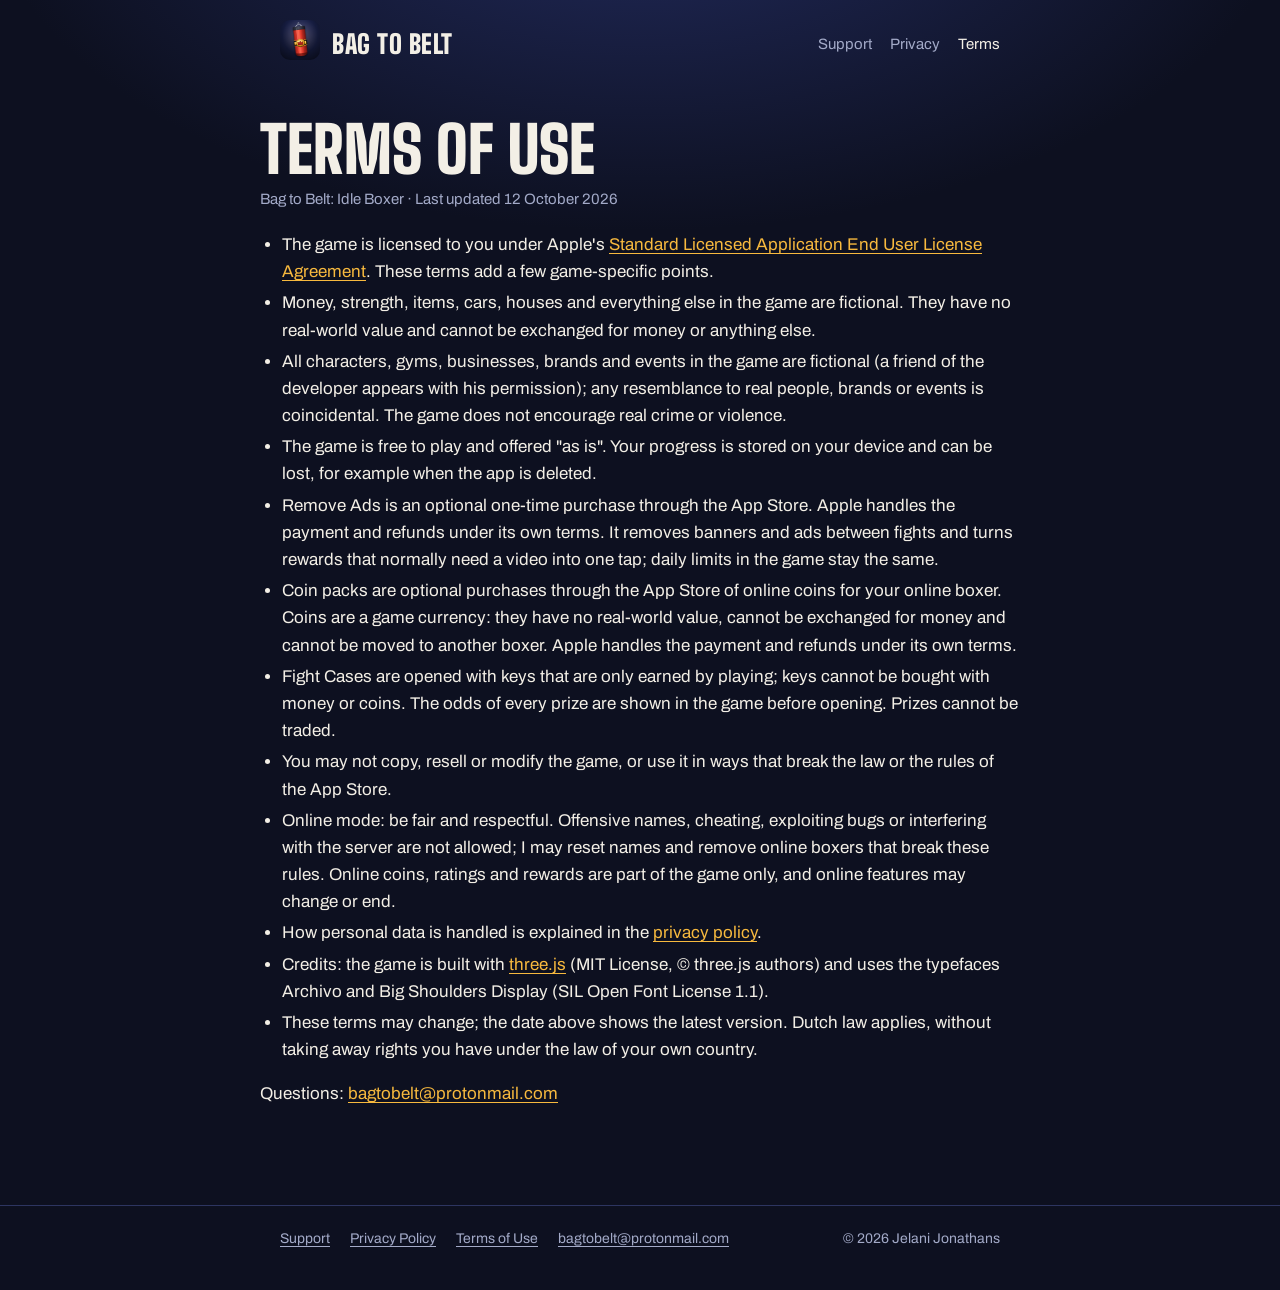
<file: terms.html>
<!doctype html>
<html lang="en">
<head>
<meta charset="utf-8">
<meta name="viewport" content="width=device-width, initial-scale=1">
<title>Terms of Use — Bag to Belt: Idle Boxer</title>
<meta name="description" content="Terms of use for Bag to Belt: Idle Boxer.">
<meta name="theme-color" content="#0d1020">
<link rel="icon" href="favicon.png">
<link rel="apple-touch-icon" href="apple-touch-icon.png">
<link rel="stylesheet" href="style.css">
</head>
<body>
<header class="top"><div class="wrap">
  <a href="./"><img src="icon.png" alt=""></a>
  <a class="brand" href="./">Bag to Belt</a>
  <nav><a href="support.html">Support</a><a href="privacy.html">Privacy</a><a href="terms.html" aria-current="page">Terms</a></nav>
</div></header>

<main class="wrap doc">
  <h1>Terms of Use</h1>
  <p class="date">Bag to Belt: Idle Boxer · Last updated 12 October 2026</p>
  <ul>
    <li>The game is licensed to you under Apple's <a href="https://www.apple.com/legal/internet-services/itunes/dev/stdeula/">Standard Licensed Application End User License Agreement</a>. These terms add a few game-specific points.</li>
    <li>Money, strength, items, cars, houses and everything else in the game are fictional. They have no real-world value and cannot be exchanged for money or anything else.</li>
    <li>All characters, gyms, businesses, brands and events in the game are fictional (a friend of the developer appears with his permission); any resemblance to real people, brands or events is coincidental. The game does not encourage real crime or violence.</li>
    <li>The game is free to play and offered "as is". Your progress is stored on your device and can be lost, for example when the app is deleted.</li>
    <li>Remove Ads is an optional one-time purchase through the App Store. Apple handles the payment and refunds under its own terms. It removes banners and ads between fights and turns rewards that normally need a video into one tap; daily limits in the game stay the same.</li>
    <li>Coin packs are optional purchases through the App Store of online coins for your online boxer. Coins are a game currency: they have no real-world value, cannot be exchanged for money and cannot be moved to another boxer. Apple handles the payment and refunds under its own terms.</li>
    <li>Fight Cases are opened with keys that are only earned by playing; keys cannot be bought with money or coins. The odds of every prize are shown in the game before opening. Prizes cannot be traded.</li>
    <li>You may not copy, resell or modify the game, or use it in ways that break the law or the rules of the App Store.</li>
    <li>Online mode: be fair and respectful. Offensive names, cheating, exploiting bugs or interfering with the server are not allowed; I may reset names and remove online boxers that break these rules. Online coins, ratings and rewards are part of the game only, and online features may change or end.</li>
    <li>How personal data is handled is explained in the <a href="privacy.html">privacy policy</a>.</li>
    <li>Credits: the game is built with <a href="https://threejs.org">three.js</a> (MIT License, © three.js authors) and uses the typefaces Archivo and Big Shoulders Display (SIL Open Font License 1.1).</li>
    <li>These terms may change; the date above shows the latest version. Dutch law applies, without taking away rights you have under the law of your own country.</li>
  </ul>
  <p>Questions: <a href="mailto:bagtobelt@protonmail.com">bagtobelt@protonmail.com</a></p>
</main>
<footer><div class="wrap">
  <a href="support.html">Support</a><a href="privacy.html">Privacy Policy</a><a href="terms.html">Terms of Use</a>
  <a href="mailto:bagtobelt@protonmail.com">bagtobelt@protonmail.com</a>
  <span class="copy">© 2026 Jelani Jonathans</span>
</div></footer>
</body>
</html>
</file>
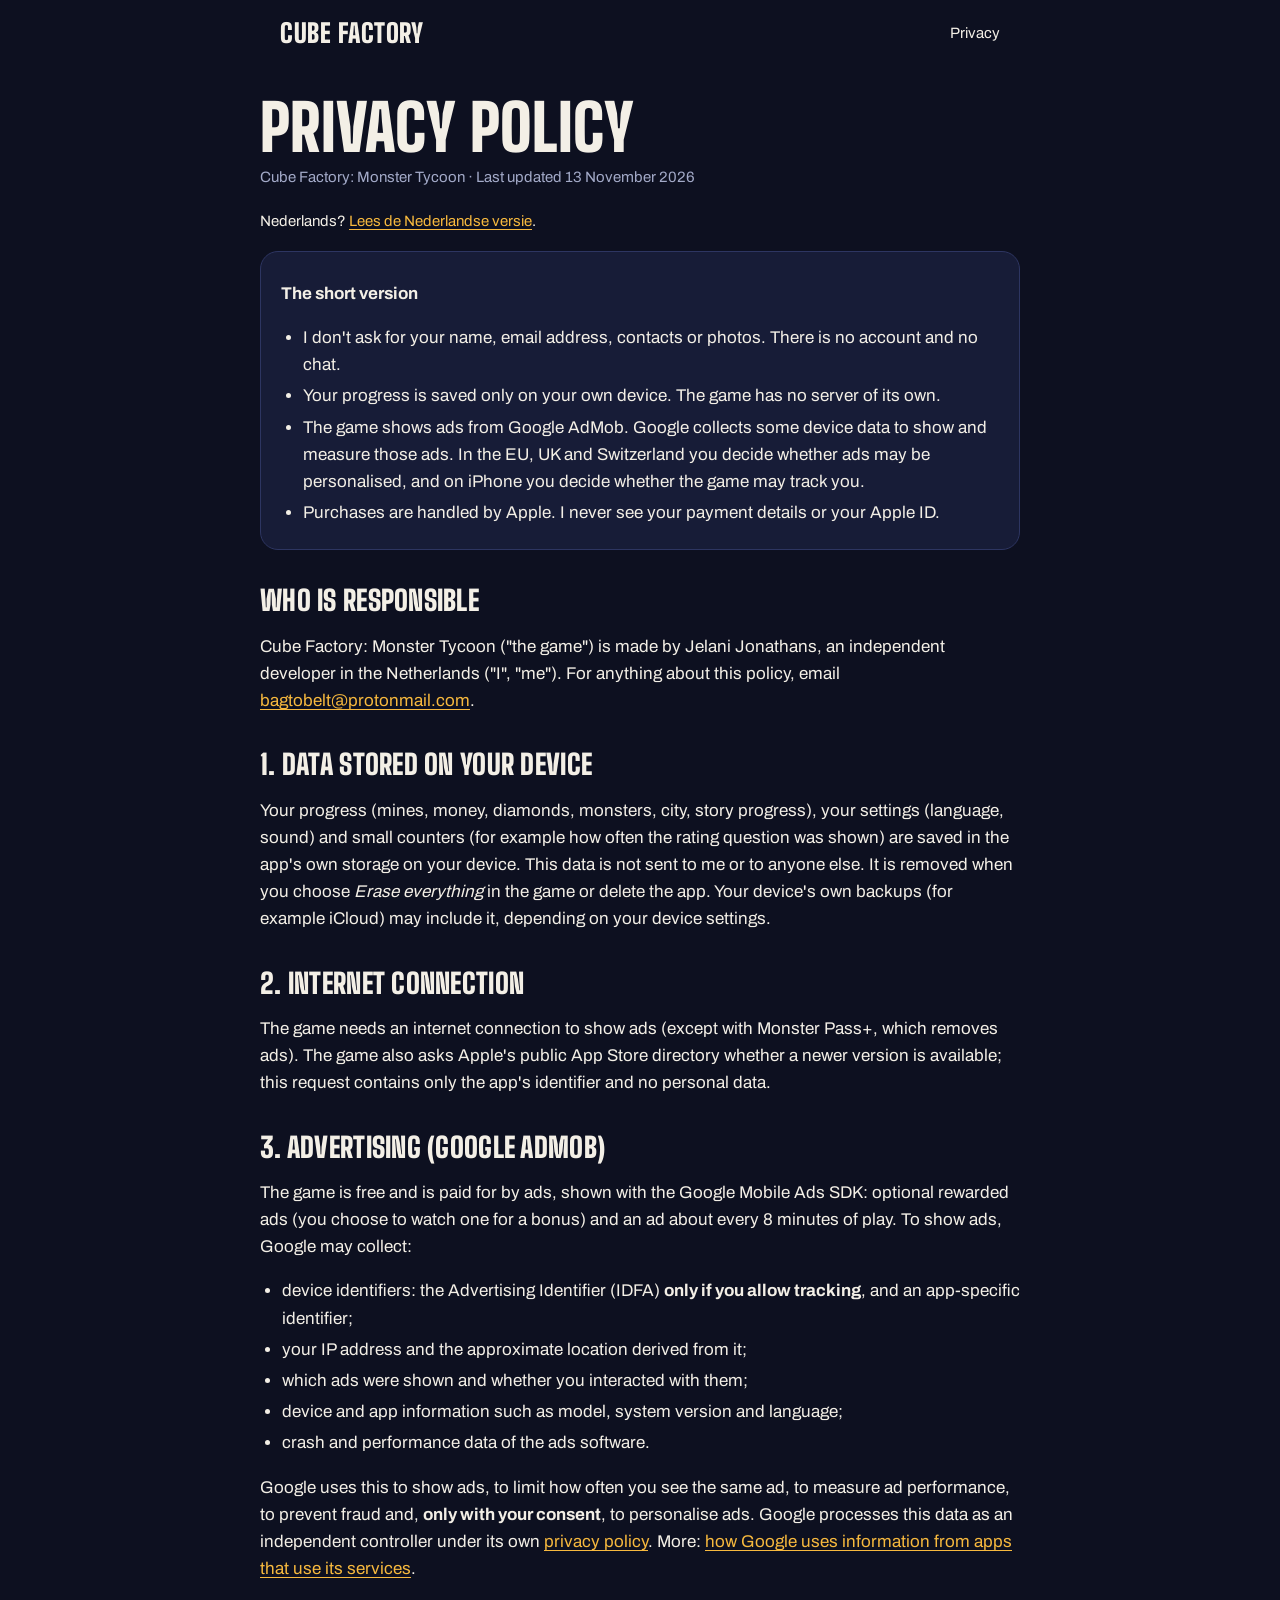
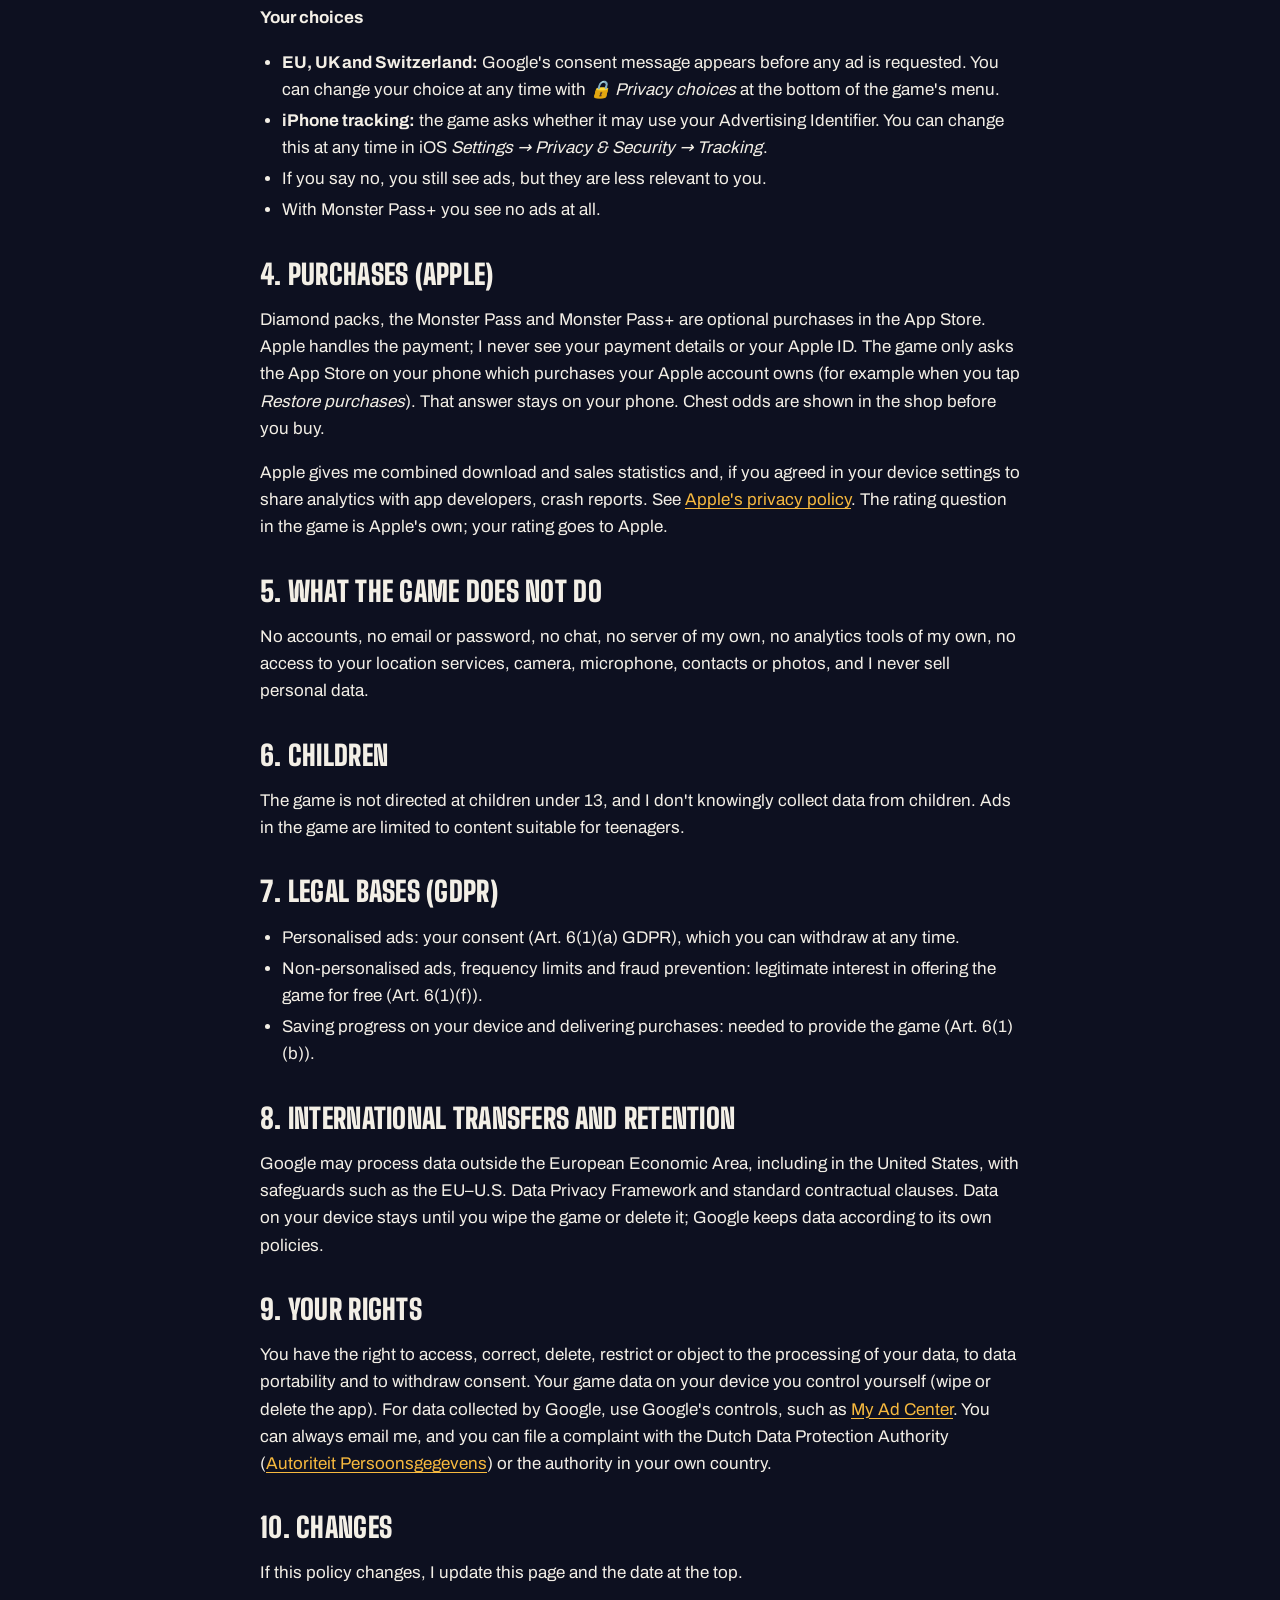
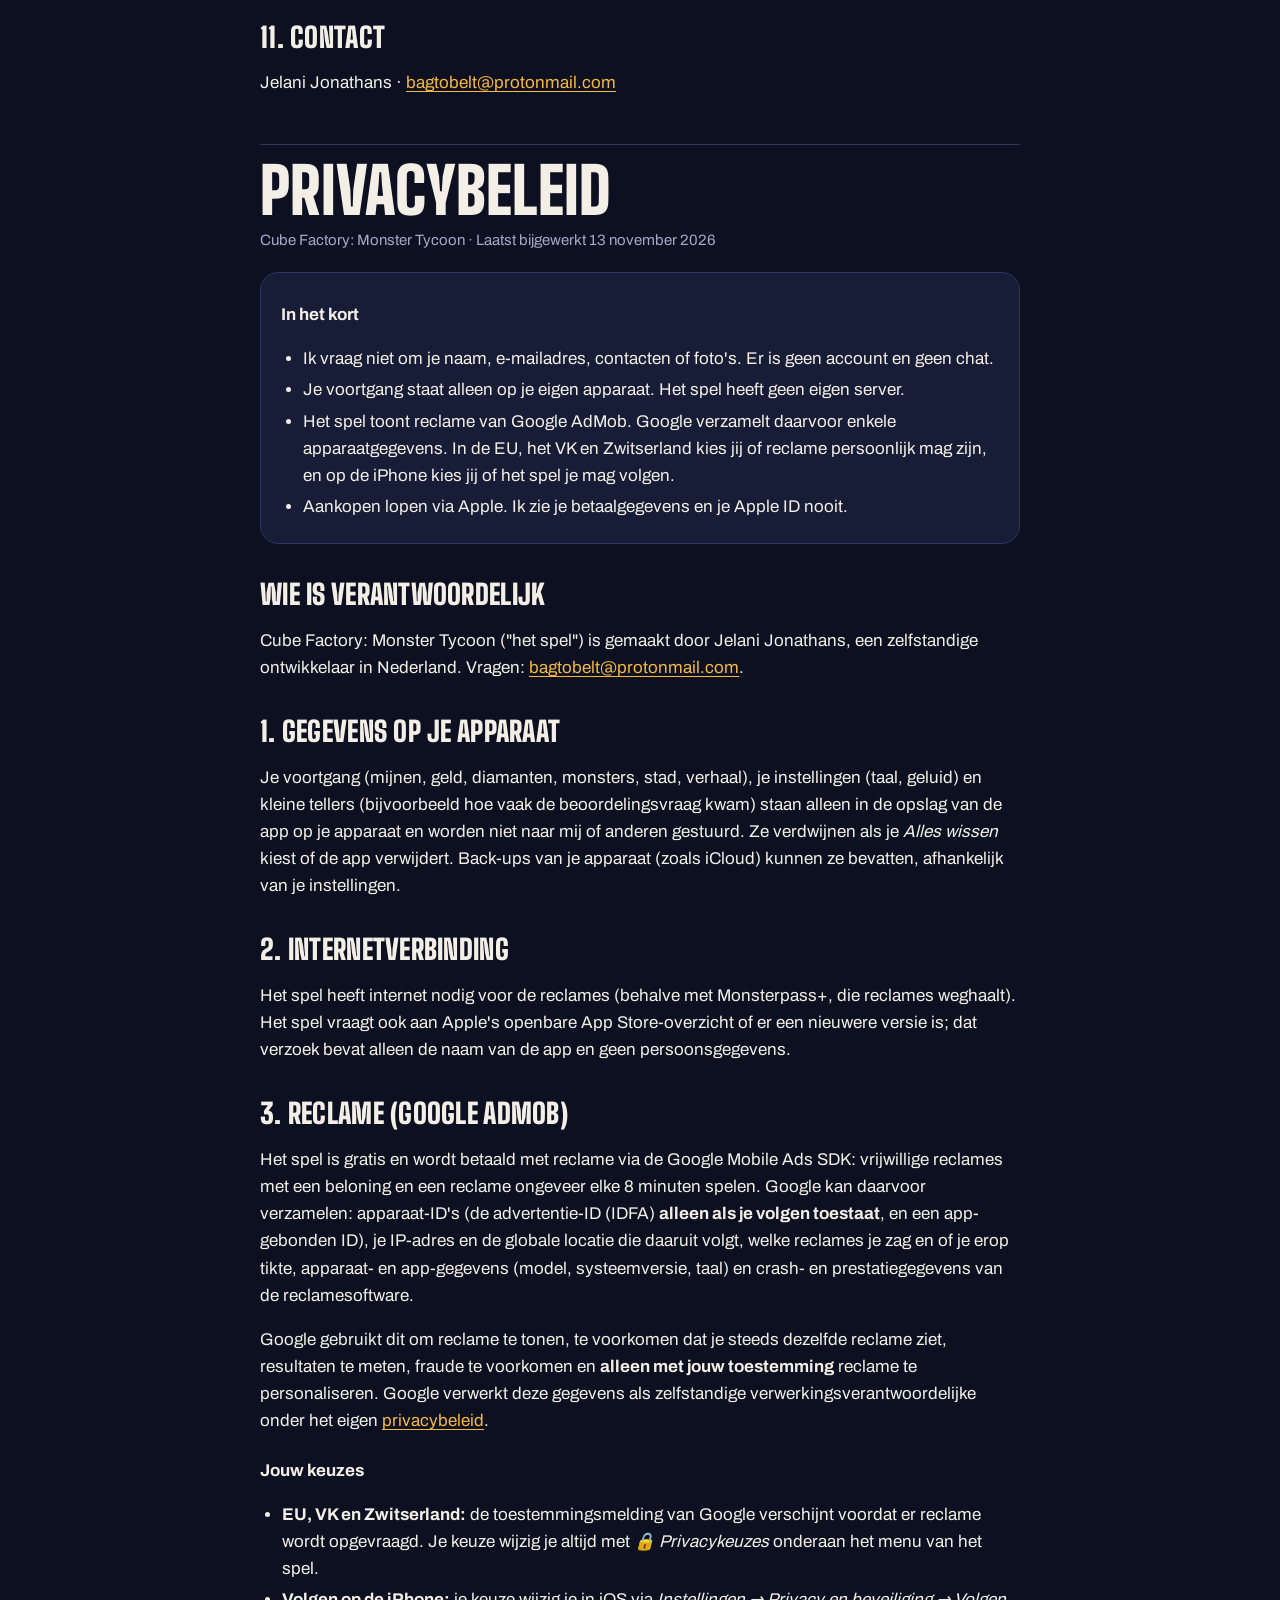
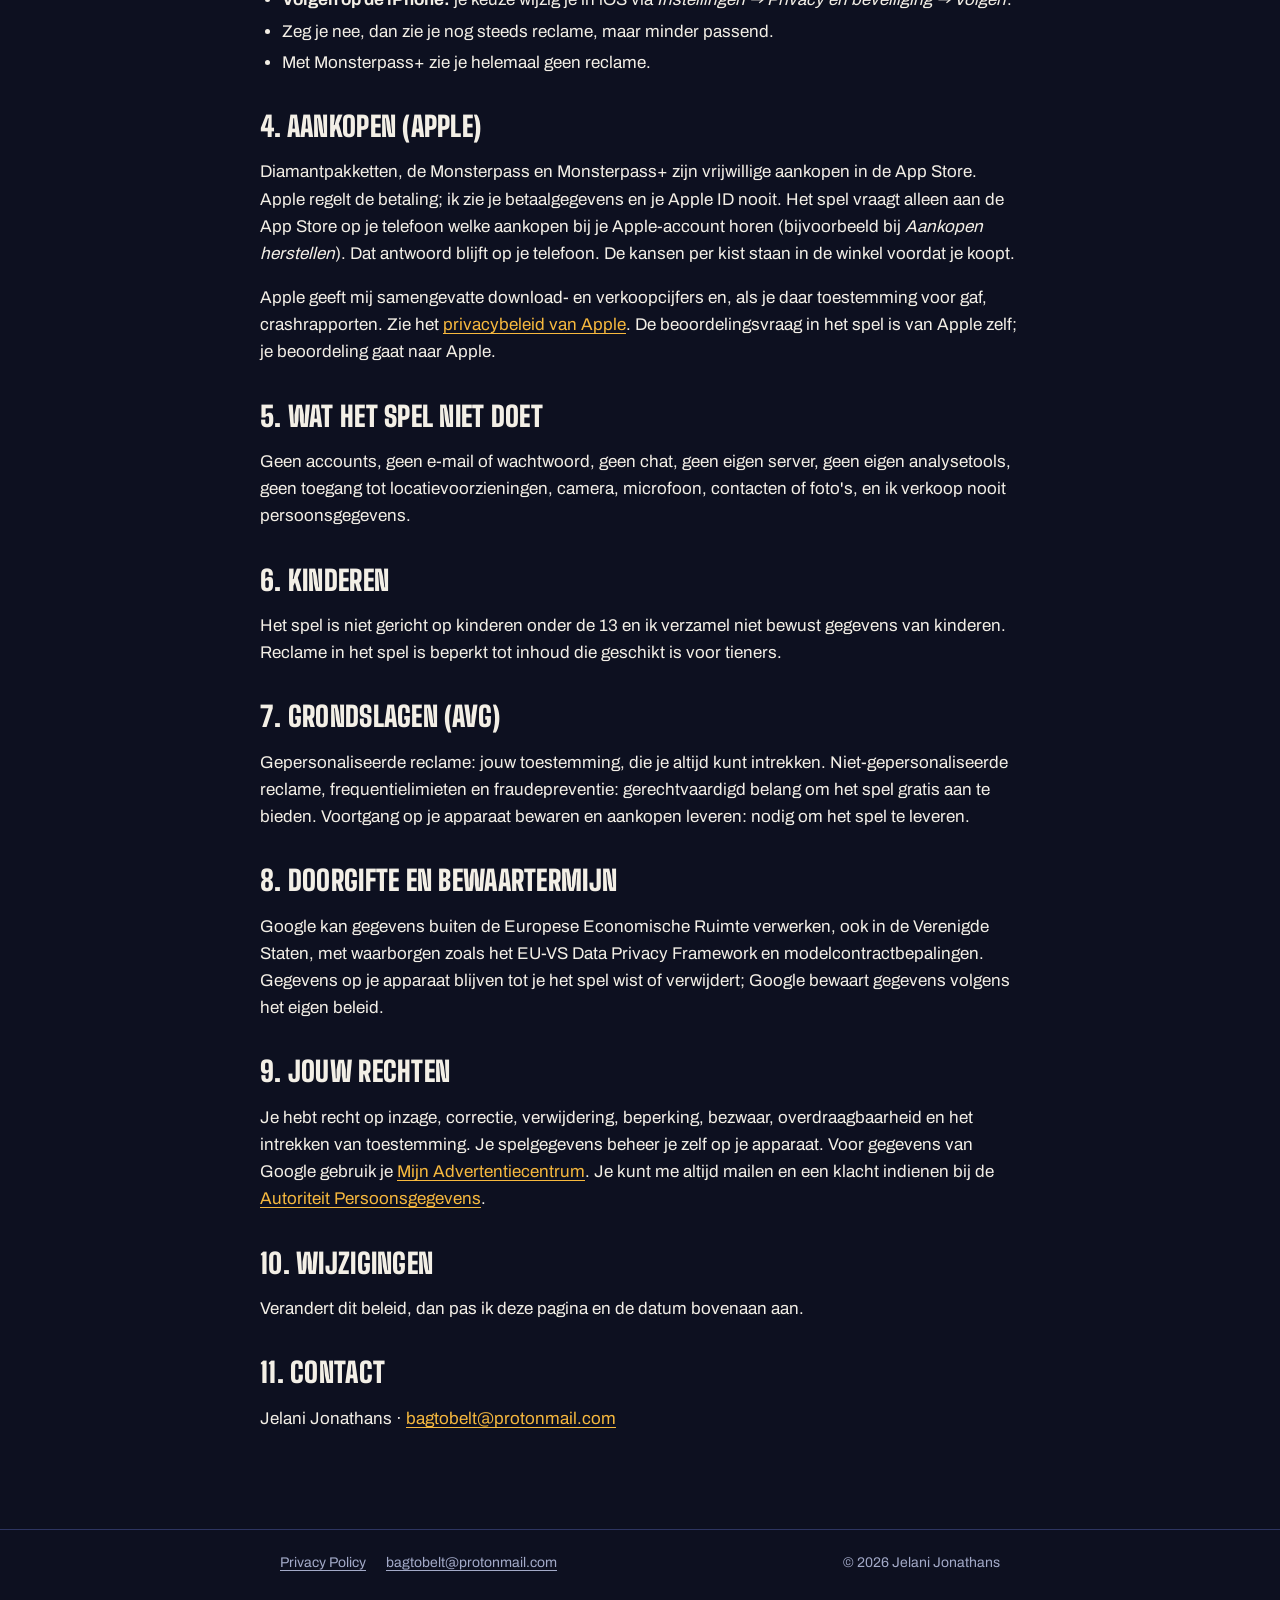
<file: cubefactory/privacy.html>
<!doctype html>
<html lang="en">
<head>
<meta charset="utf-8">
<meta name="viewport" content="width=device-width, initial-scale=1">
<title>Privacy Policy — Cube Factory: Monster Tycoon</title>
<meta name="description" content="Privacy policy for Cube Factory: Monster Tycoon.">
<meta name="theme-color" content="#0d1020">
<link rel="icon" href="../favicon.png">
<link rel="stylesheet" href="../style.css">
</head>
<body>
<header class="top"><div class="wrap">
  <a class="brand" href="privacy.html">Cube Factory</a>
  <nav><a href="privacy.html" aria-current="page">Privacy</a></nav>
</div></header>

<main class="wrap doc">
  <h1>Privacy Policy</h1>
  <p class="date">Cube Factory: Monster Tycoon · Last updated 13 November 2026</p>
  <p class="lang">Nederlands? <a href="#nl">Lees de Nederlandse versie</a>.</p>

  <div class="box">
    <h3>The short version</h3>
    <ul>
      <li>I don't ask for your name, email address, contacts or photos. There is no account and no chat.</li>
      <li>Your progress is saved only on your own device. The game has no server of its own.</li>
      <li>The game shows ads from Google AdMob. Google collects some device data to show and measure those ads. In the EU, UK and Switzerland you decide whether ads may be personalised, and on iPhone you decide whether the game may track you.</li>
      <li>Purchases are handled by Apple. I never see your payment details or your Apple ID.</li>
    </ul>
  </div>

  <h2>Who is responsible</h2>
  <p>Cube Factory: Monster Tycoon ("the game") is made by Jelani Jonathans, an independent developer in the Netherlands ("I", "me"). For anything about this policy, email <a href="mailto:bagtobelt@protonmail.com">bagtobelt@protonmail.com</a>.</p>

  <h2>1. Data stored on your device</h2>
  <p>Your progress (mines, money, diamonds, monsters, city, story progress), your settings (language, sound) and small counters (for example how often the rating question was shown) are saved in the app's own storage on your device. This data is not sent to me or to anyone else. It is removed when you choose <em>Erase everything</em> in the game or delete the app. Your device's own backups (for example iCloud) may include it, depending on your device settings.</p>

  <h2>2. Internet connection</h2>
  <p>The game needs an internet connection to show ads (except with Monster Pass+, which removes ads). The game also asks Apple's public App Store directory whether a newer version is available; this request contains only the app's identifier and no personal data.</p>

  <h2>3. Advertising (Google AdMob)</h2>
  <p>The game is free and is paid for by ads, shown with the Google Mobile Ads SDK: optional rewarded ads (you choose to watch one for a bonus) and an ad about every 8 minutes of play. To show ads, Google may collect:</p>
  <ul>
    <li>device identifiers: the Advertising Identifier (IDFA) <strong>only if you allow tracking</strong>, and an app-specific identifier;</li>
    <li>your IP address and the approximate location derived from it;</li>
    <li>which ads were shown and whether you interacted with them;</li>
    <li>device and app information such as model, system version and language;</li>
    <li>crash and performance data of the ads software.</li>
  </ul>
  <p>Google uses this to show ads, to limit how often you see the same ad, to measure ad performance, to prevent fraud and, <strong>only with your consent</strong>, to personalise ads. Google processes this data as an independent controller under its own <a href="https://policies.google.com/privacy">privacy policy</a>. More: <a href="https://policies.google.com/technologies/partner-sites">how Google uses information from apps that use its services</a>.</p>
  <h3>Your choices</h3>
  <ul>
    <li><strong>EU, UK and Switzerland:</strong> Google's consent message appears before any ad is requested. You can change your choice at any time with <em>🔒 Privacy choices</em> at the bottom of the game's menu.</li>
    <li><strong>iPhone tracking:</strong> the game asks whether it may use your Advertising Identifier. You can change this at any time in iOS <em>Settings → Privacy &amp; Security → Tracking</em>.</li>
    <li>If you say no, you still see ads, but they are less relevant to you.</li>
    <li>With Monster Pass+ you see no ads at all.</li>
  </ul>

  <h2>4. Purchases (Apple)</h2>
  <p>Diamond packs, the Monster Pass and Monster Pass+ are optional purchases in the App Store. Apple handles the payment; I never see your payment details or your Apple ID. The game only asks the App Store on your phone which purchases your Apple account owns (for example when you tap <em>Restore purchases</em>). That answer stays on your phone. Chest odds are shown in the shop before you buy.</p>
  <p>Apple gives me combined download and sales statistics and, if you agreed in your device settings to share analytics with app developers, crash reports. See <a href="https://www.apple.com/legal/privacy/">Apple's privacy policy</a>. The rating question in the game is Apple's own; your rating goes to Apple.</p>

  <h2>5. What the game does not do</h2>
  <p>No accounts, no email or password, no chat, no server of my own, no analytics tools of my own, no access to your location services, camera, microphone, contacts or photos, and I never sell personal data.</p>

  <h2>6. Children</h2>
  <p>The game is not directed at children under 13, and I don't knowingly collect data from children. Ads in the game are limited to content suitable for teenagers.</p>

  <h2>7. Legal bases (GDPR)</h2>
  <ul>
    <li>Personalised ads: your consent (Art. 6(1)(a) GDPR), which you can withdraw at any time.</li>
    <li>Non-personalised ads, frequency limits and fraud prevention: legitimate interest in offering the game for free (Art. 6(1)(f)).</li>
    <li>Saving progress on your device and delivering purchases: needed to provide the game (Art. 6(1)(b)).</li>
  </ul>

  <h2>8. International transfers and retention</h2>
  <p>Google may process data outside the European Economic Area, including in the United States, with safeguards such as the EU–U.S. Data Privacy Framework and standard contractual clauses. Data on your device stays until you wipe the game or delete it; Google keeps data according to its own policies.</p>

  <h2>9. Your rights</h2>
  <p>You have the right to access, correct, delete, restrict or object to the processing of your data, to data portability and to withdraw consent. Your game data on your device you control yourself (wipe or delete the app). For data collected by Google, use Google's controls, such as <a href="https://myadcenter.google.com/">My Ad Center</a>. You can always email me, and you can file a complaint with the Dutch Data Protection Authority (<a href="https://autoriteitpersoonsgegevens.nl/">Autoriteit Persoonsgegevens</a>) or the authority in your own country.</p>

  <h2>10. Changes</h2>
  <p>If this policy changes, I update this page and the date at the top.</p>

  <h2>11. Contact</h2>
  <p>Jelani Jonathans · <a href="mailto:bagtobelt@protonmail.com">bagtobelt@protonmail.com</a></p>

  <hr>
  <section id="nl" lang="nl">
    <h1>Privacybeleid</h1>
    <p class="date">Cube Factory: Monster Tycoon · Laatst bijgewerkt 13 november 2026</p>
    <div class="box">
      <h3>In het kort</h3>
      <ul>
        <li>Ik vraag niet om je naam, e-mailadres, contacten of foto's. Er is geen account en geen chat.</li>
        <li>Je voortgang staat alleen op je eigen apparaat. Het spel heeft geen eigen server.</li>
        <li>Het spel toont reclame van Google AdMob. Google verzamelt daarvoor enkele apparaatgegevens. In de EU, het VK en Zwitserland kies jij of reclame persoonlijk mag zijn, en op de iPhone kies jij of het spel je mag volgen.</li>
        <li>Aankopen lopen via Apple. Ik zie je betaalgegevens en je Apple ID nooit.</li>
      </ul>
    </div>
    <h2>Wie is verantwoordelijk</h2>
    <p>Cube Factory: Monster Tycoon ("het spel") is gemaakt door Jelani Jonathans, een zelfstandige ontwikkelaar in Nederland. Vragen: <a href="mailto:bagtobelt@protonmail.com">bagtobelt@protonmail.com</a>.</p>
    <h2>1. Gegevens op je apparaat</h2>
    <p>Je voortgang (mijnen, geld, diamanten, monsters, stad, verhaal), je instellingen (taal, geluid) en kleine tellers (bijvoorbeeld hoe vaak de beoordelingsvraag kwam) staan alleen in de opslag van de app op je apparaat en worden niet naar mij of anderen gestuurd. Ze verdwijnen als je <em>Alles wissen</em> kiest of de app verwijdert. Back-ups van je apparaat (zoals iCloud) kunnen ze bevatten, afhankelijk van je instellingen.</p>
    <h2>2. Internetverbinding</h2>
    <p>Het spel heeft internet nodig voor de reclames (behalve met Monsterpass+, die reclames weghaalt). Het spel vraagt ook aan Apple's openbare App Store-overzicht of er een nieuwere versie is; dat verzoek bevat alleen de naam van de app en geen persoonsgegevens.</p>
    <h2>3. Reclame (Google AdMob)</h2>
    <p>Het spel is gratis en wordt betaald met reclame via de Google Mobile Ads SDK: vrijwillige reclames met een beloning en een reclame ongeveer elke 8 minuten spelen. Google kan daarvoor verzamelen: apparaat-ID's (de advertentie-ID (IDFA) <strong>alleen als je volgen toestaat</strong>, en een app-gebonden ID), je IP-adres en de globale locatie die daaruit volgt, welke reclames je zag en of je erop tikte, apparaat- en app-gegevens (model, systeemversie, taal) en crash- en prestatiegegevens van de reclamesoftware.</p>
    <p>Google gebruikt dit om reclame te tonen, te voorkomen dat je steeds dezelfde reclame ziet, resultaten te meten, fraude te voorkomen en <strong>alleen met jouw toestemming</strong> reclame te personaliseren. Google verwerkt deze gegevens als zelfstandige verwerkingsverantwoordelijke onder het eigen <a href="https://policies.google.com/privacy?hl=nl">privacybeleid</a>.</p>
    <h3>Jouw keuzes</h3>
    <ul>
      <li><strong>EU, VK en Zwitserland:</strong> de toestemmingsmelding van Google verschijnt voordat er reclame wordt opgevraagd. Je keuze wijzig je altijd met <em>🔒 Privacykeuzes</em> onderaan het menu van het spel.</li>
      <li><strong>Volgen op de iPhone:</strong> je keuze wijzig je in iOS via <em>Instellingen → Privacy en beveiliging → Volgen</em>.</li>
      <li>Zeg je nee, dan zie je nog steeds reclame, maar minder passend.</li>
      <li>Met Monsterpass+ zie je helemaal geen reclame.</li>
    </ul>
    <h2>4. Aankopen (Apple)</h2>
    <p>Diamantpakketten, de Monsterpass en Monsterpass+ zijn vrijwillige aankopen in de App Store. Apple regelt de betaling; ik zie je betaalgegevens en je Apple ID nooit. Het spel vraagt alleen aan de App Store op je telefoon welke aankopen bij je Apple-account horen (bijvoorbeeld bij <em>Aankopen herstellen</em>). Dat antwoord blijft op je telefoon. De kansen per kist staan in de winkel voordat je koopt.</p>
    <p>Apple geeft mij samengevatte download- en verkoopcijfers en, als je daar toestemming voor gaf, crashrapporten. Zie het <a href="https://www.apple.com/nl/legal/privacy/">privacybeleid van Apple</a>. De beoordelingsvraag in het spel is van Apple zelf; je beoordeling gaat naar Apple.</p>
    <h2>5. Wat het spel niet doet</h2>
    <p>Geen accounts, geen e-mail of wachtwoord, geen chat, geen eigen server, geen eigen analysetools, geen toegang tot locatievoorzieningen, camera, microfoon, contacten of foto's, en ik verkoop nooit persoonsgegevens.</p>
    <h2>6. Kinderen</h2>
    <p>Het spel is niet gericht op kinderen onder de 13 en ik verzamel niet bewust gegevens van kinderen. Reclame in het spel is beperkt tot inhoud die geschikt is voor tieners.</p>
    <h2>7. Grondslagen (AVG)</h2>
    <p>Gepersonaliseerde reclame: jouw toestemming, die je altijd kunt intrekken. Niet-gepersonaliseerde reclame, frequentielimieten en fraudepreventie: gerechtvaardigd belang om het spel gratis aan te bieden. Voortgang op je apparaat bewaren en aankopen leveren: nodig om het spel te leveren.</p>
    <h2>8. Doorgifte en bewaartermijn</h2>
    <p>Google kan gegevens buiten de Europese Economische Ruimte verwerken, ook in de Verenigde Staten, met waarborgen zoals het EU-VS Data Privacy Framework en modelcontractbepalingen. Gegevens op je apparaat blijven tot je het spel wist of verwijdert; Google bewaart gegevens volgens het eigen beleid.</p>
    <h2>9. Jouw rechten</h2>
    <p>Je hebt recht op inzage, correctie, verwijdering, beperking, bezwaar, overdraagbaarheid en het intrekken van toestemming. Je spelgegevens beheer je zelf op je apparaat. Voor gegevens van Google gebruik je <a href="https://myadcenter.google.com/?hl=nl">Mijn Advertentiecentrum</a>. Je kunt me altijd mailen en een klacht indienen bij de <a href="https://autoriteitpersoonsgegevens.nl/">Autoriteit Persoonsgegevens</a>.</p>
    <h2>10. Wijzigingen</h2>
    <p>Verandert dit beleid, dan pas ik deze pagina en de datum bovenaan aan.</p>
    <h2>11. Contact</h2>
    <p>Jelani Jonathans · <a href="mailto:bagtobelt@protonmail.com">bagtobelt@protonmail.com</a></p>
  </section>
</main>
<footer><div class="wrap">
  <a href="privacy.html">Privacy Policy</a>
  <a href="mailto:bagtobelt@protonmail.com">bagtobelt@protonmail.com</a>
  <span class="copy">© 2026 Jelani Jonathans</span>
</div></footer>
</body>
</html>
</file>
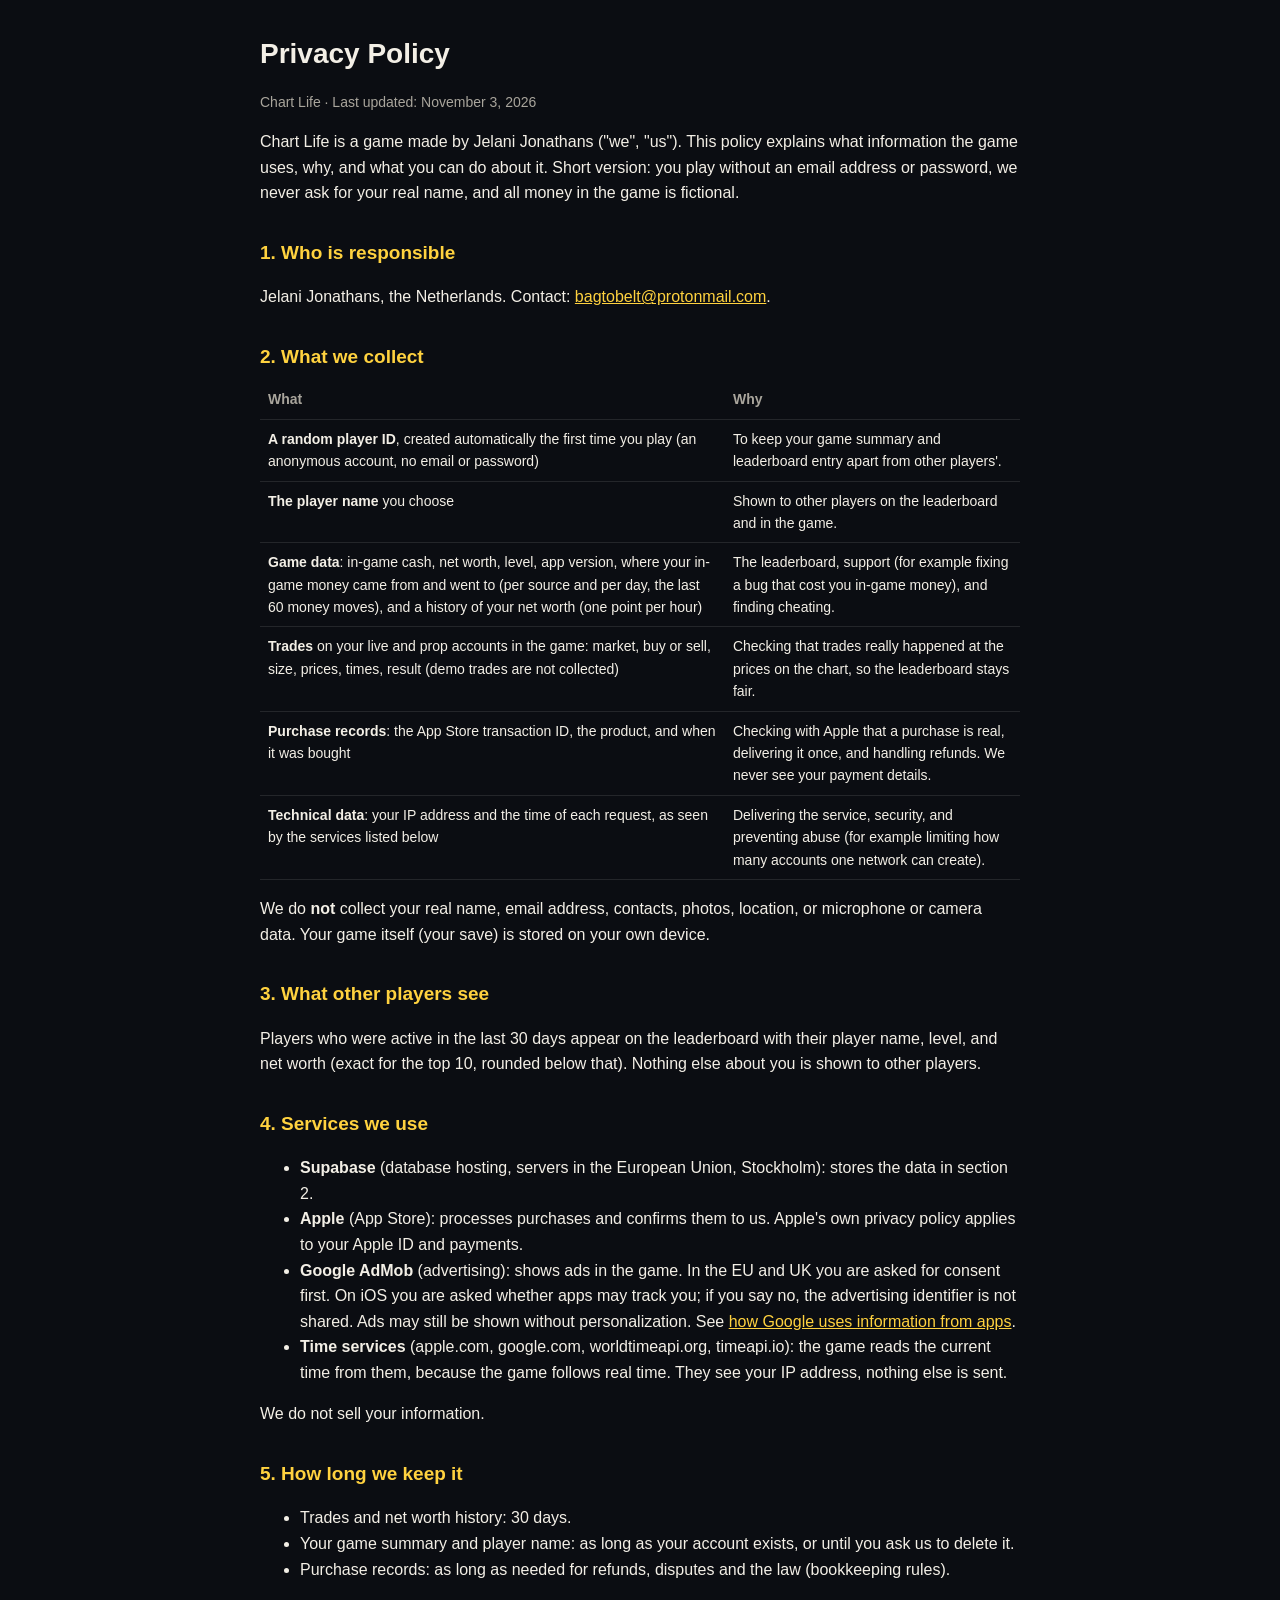
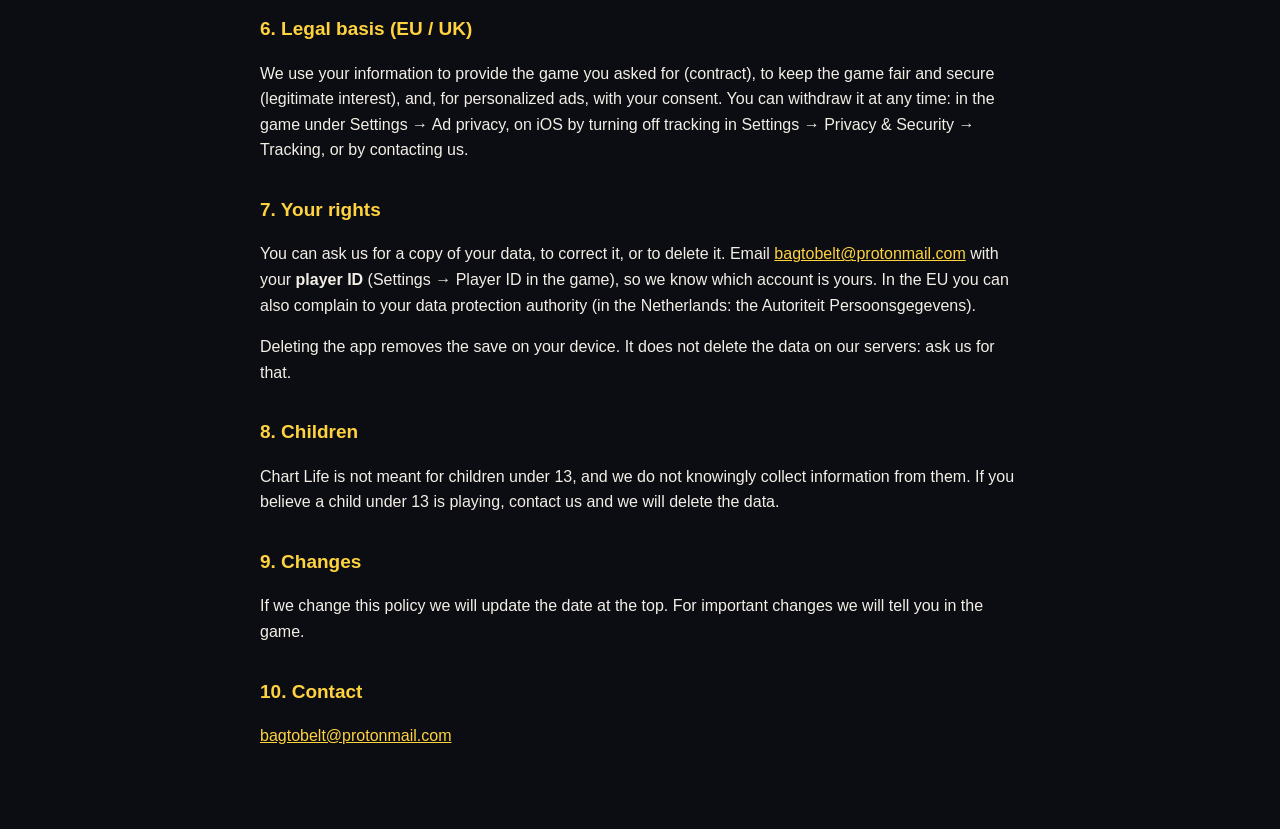
<file: site/privacy.html>
<!doctype html>
<html lang="en">
<head>
<meta charset="utf-8">
<meta name="viewport" content="width=device-width, initial-scale=1">
<title>Chart Life · Privacy Policy</title>
<style>
  :root { --bg: #0b0d12; --fg: #f3efe6; --mute: #a9a59c; --acc: #ffd23f; --line: #ffffff1a; }
  body { margin: 0; background: var(--bg); color: var(--fg); font: 16px/1.6 -apple-system, BlinkMacSystemFont, "Segoe UI", Roboto, sans-serif; }
  main { max-width: 760px; margin: 0 auto; padding: 32px 16px 64px; }
  h1 { font-size: 28px; margin: 0 0 4px; }
  h2 { font-size: 19px; margin: 32px 0 8px; color: var(--acc); }
  p, li { color: var(--fg); }
  .mute { color: var(--mute); font-size: 14px; }
  table { width: 100%; border-collapse: collapse; font-size: 14px; margin: 8px 0; }
  th, td { text-align: left; vertical-align: top; padding: 8px; border-bottom: 1px solid var(--line); }
  th { color: var(--mute); font-weight: 600; }
  a { color: var(--acc); }
</style>
</head>
<body>
<main>
<h1>Privacy Policy</h1>
<p class="mute">Chart Life · Last updated: November 3, 2026</p>

<p>Chart Life is a game made by Jelani Jonathans ("we", "us"). This policy explains what information the game uses, why, and what you can do about it.
Short version: you play without an email address or password, we never ask for your real name, and all money in the game is fictional.</p>

<h2>1. Who is responsible</h2>
<p>Jelani Jonathans, the Netherlands. Contact: <a href="mailto:bagtobelt@protonmail.com">bagtobelt@protonmail.com</a>.</p>

<h2>2. What we collect</h2>
<table>
  <tr><th>What</th><th>Why</th></tr>
  <tr><td><b>A random player ID</b>, created automatically the first time you play (an anonymous account, no email or password)</td><td>To keep your game summary and leaderboard entry apart from other players'.</td></tr>
  <tr><td><b>The player name</b> you choose</td><td>Shown to other players on the leaderboard and in the game.</td></tr>
  <tr><td><b>Game data</b>: in-game cash, net worth, level, app version, where your in-game money came from and went to (per source and per day, the last 60 money moves), and a history of your net worth (one point per hour)</td><td>The leaderboard, support (for example fixing a bug that cost you in-game money), and finding cheating.</td></tr>
  <tr><td><b>Trades</b> on your live and prop accounts in the game: market, buy or sell, size, prices, times, result (demo trades are not collected)</td><td>Checking that trades really happened at the prices on the chart, so the leaderboard stays fair.</td></tr>
  <tr><td><b>Purchase records</b>: the App Store transaction ID, the product, and when it was bought</td><td>Checking with Apple that a purchase is real, delivering it once, and handling refunds. We never see your payment details.</td></tr>
  <tr><td><b>Technical data</b>: your IP address and the time of each request, as seen by the services listed below</td><td>Delivering the service, security, and preventing abuse (for example limiting how many accounts one network can create).</td></tr>
</table>
<p>We do <b>not</b> collect your real name, email address, contacts, photos, location, or microphone or camera data. Your game itself (your save) is stored on your own device.</p>

<h2>3. What other players see</h2>
<p>Players who were active in the last 30 days appear on the leaderboard with their player name, level, and net worth (exact for the top 10, rounded below that). Nothing else about you is shown to other players.</p>

<h2>4. Services we use</h2>
<ul>
  <li><b>Supabase</b> (database hosting, servers in the European Union, Stockholm): stores the data in section 2.</li>
  <li><b>Apple</b> (App Store): processes purchases and confirms them to us. Apple's own privacy policy applies to your Apple ID and payments.</li>
  <li><b>Google AdMob</b> (advertising): shows ads in the game. In the EU and UK you are asked for consent first. On iOS you are asked whether apps may track you; if you say no, the advertising identifier is not shared. Ads may still be shown without personalization. See <a href="https://policies.google.com/technologies/partner-sites">how Google uses information from apps</a>.</li>
  <li><b>Time services</b> (apple.com, google.com, worldtimeapi.org, timeapi.io): the game reads the current time from them, because the game follows real time. They see your IP address, nothing else is sent.</li>
</ul>
<p>We do not sell your information.</p>

<h2>5. How long we keep it</h2>
<ul>
  <li>Trades and net worth history: 30 days.</li>
  <li>Your game summary and player name: as long as your account exists, or until you ask us to delete it.</li>
  <li>Purchase records: as long as needed for refunds, disputes and the law (bookkeeping rules).</li>
</ul>

<h2>6. Legal basis (EU / UK)</h2>
<p>We use your information to provide the game you asked for (contract), to keep the game fair and secure (legitimate interest), and, for personalized ads, with your consent. You can withdraw it at any time: in the game under Settings → Ad privacy, on iOS by turning off tracking in Settings → Privacy &amp; Security → Tracking, or by contacting us.</p>

<h2>7. Your rights</h2>
<p>You can ask us for a copy of your data, to correct it, or to delete it. Email <a href="mailto:bagtobelt@protonmail.com">bagtobelt@protonmail.com</a> with your <b>player ID</b> (Settings → Player ID in the game), so we know which account is yours. In the EU you can also complain to your data protection authority (in the Netherlands: the Autoriteit Persoonsgegevens).</p>
<p>Deleting the app removes the save on your device. It does not delete the data on our servers: ask us for that.</p>

<h2>8. Children</h2>
<p>Chart Life is not meant for children under 13, and we do not knowingly collect information from them. If you believe a child under 13 is playing, contact us and we will delete the data.</p>

<h2>9. Changes</h2>
<p>If we change this policy we will update the date at the top. For important changes we will tell you in the game.</p>

<h2>10. Contact</h2>
<p><a href="mailto:bagtobelt@protonmail.com">bagtobelt@protonmail.com</a></p>
</main>
</body>
</html>
</file>
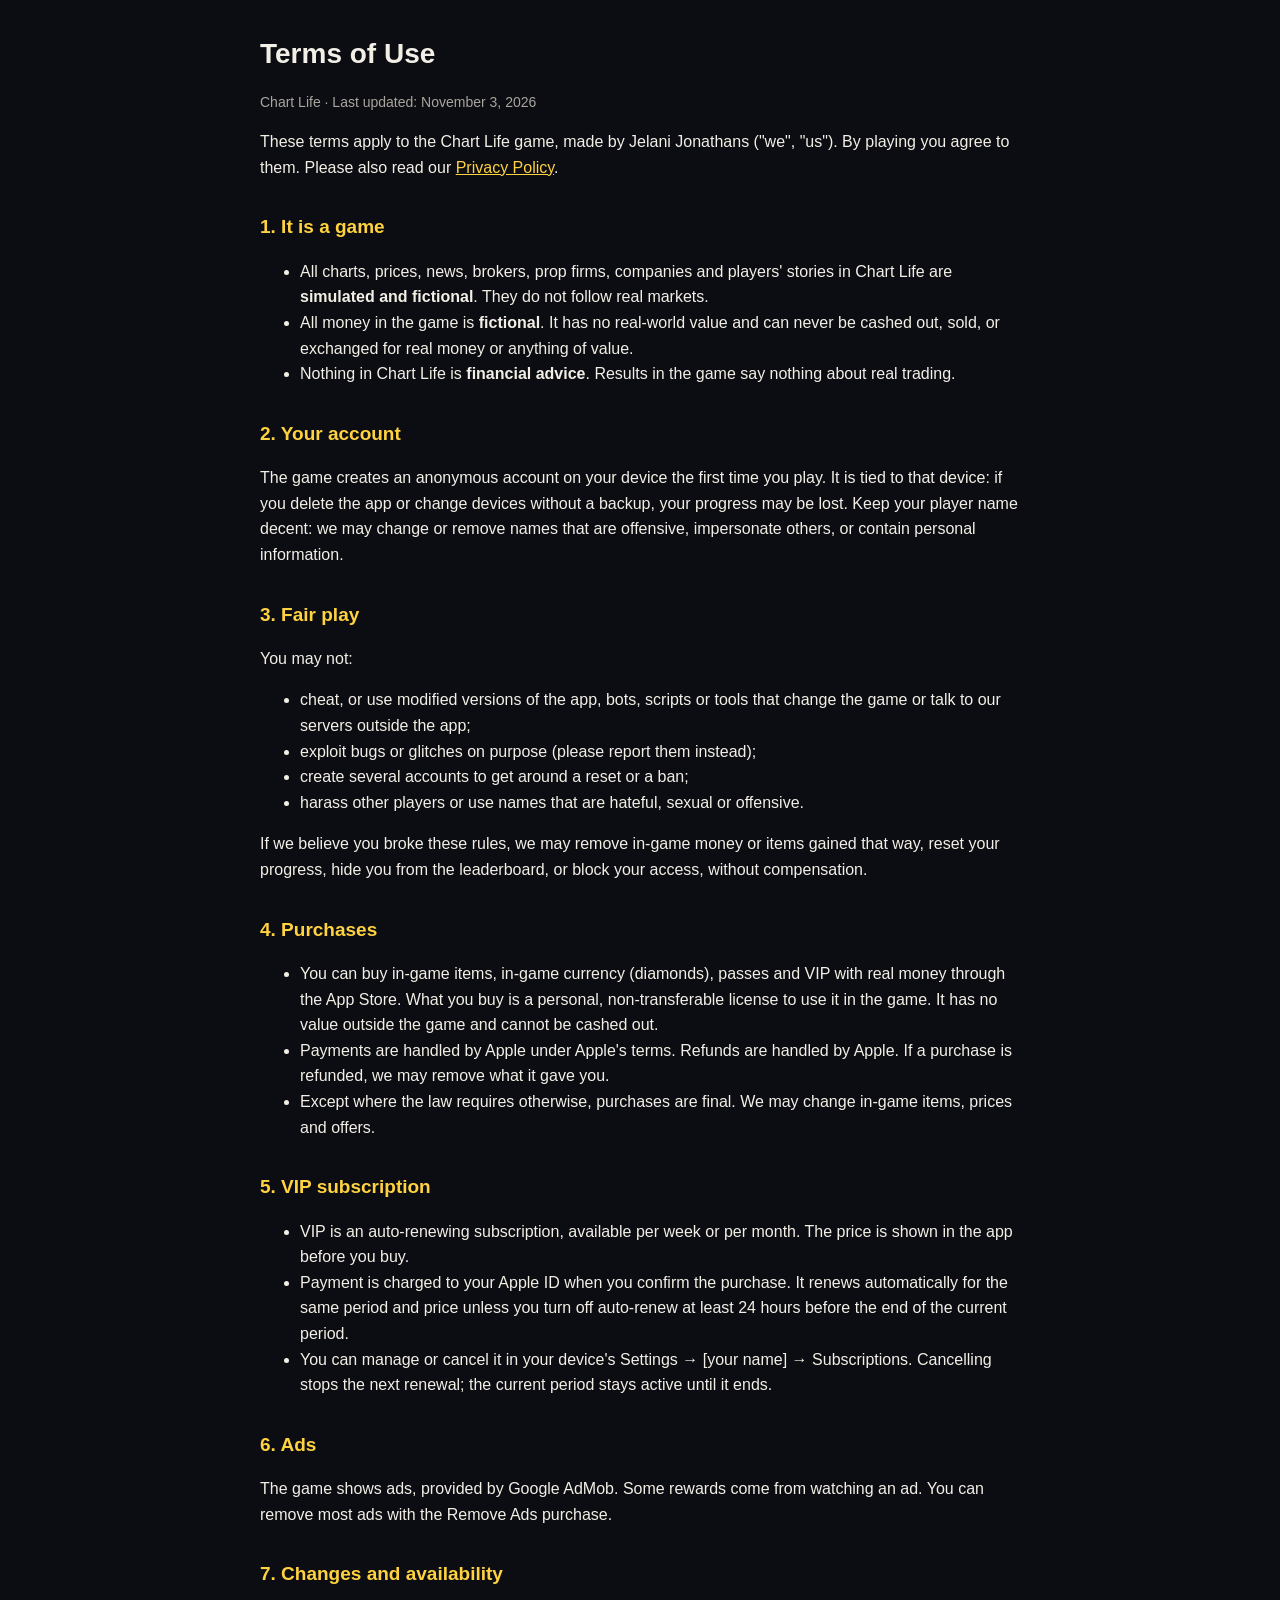
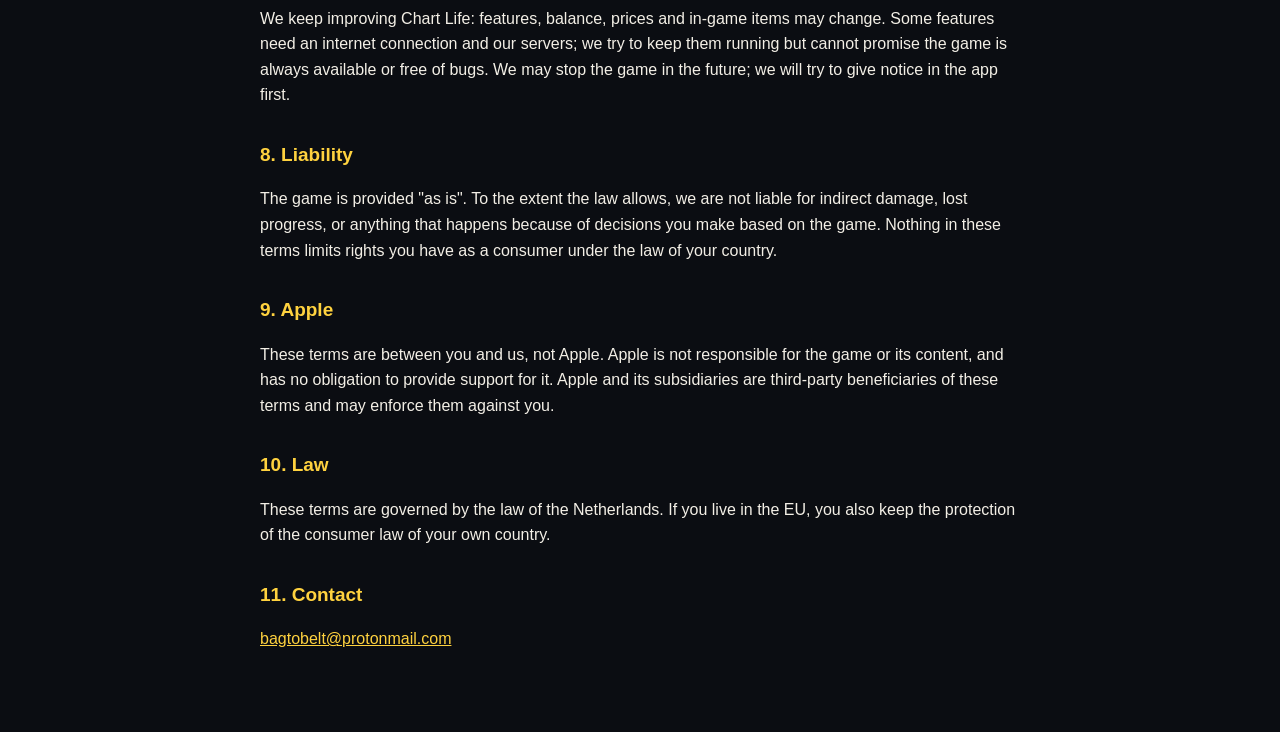
<file: site/terms.html>
<!doctype html>
<html lang="en">
<head>
<meta charset="utf-8">
<meta name="viewport" content="width=device-width, initial-scale=1">
<title>Chart Life · Terms of Use</title>
<style>
  :root { --bg: #0b0d12; --fg: #f3efe6; --mute: #a9a59c; --acc: #ffd23f; }
  body { margin: 0; background: var(--bg); color: var(--fg); font: 16px/1.6 -apple-system, BlinkMacSystemFont, "Segoe UI", Roboto, sans-serif; }
  main { max-width: 760px; margin: 0 auto; padding: 32px 16px 64px; }
  h1 { font-size: 28px; margin: 0 0 4px; }
  h2 { font-size: 19px; margin: 32px 0 8px; color: var(--acc); }
  .mute { color: var(--mute); font-size: 14px; }
  a { color: var(--acc); }
</style>
</head>
<body>
<main>
<h1>Terms of Use</h1>
<p class="mute">Chart Life · Last updated: November 3, 2026</p>

<p>These terms apply to the Chart Life game, made by Jelani Jonathans ("we", "us"). By playing you agree to them. Please also read our <a href="privacy.html">Privacy Policy</a>.</p>

<h2>1. It is a game</h2>
<ul>
  <li>All charts, prices, news, brokers, prop firms, companies and players' stories in Chart Life are <b>simulated and fictional</b>. They do not follow real markets.</li>
  <li>All money in the game is <b>fictional</b>. It has no real-world value and can never be cashed out, sold, or exchanged for real money or anything of value.</li>
  <li>Nothing in Chart Life is <b>financial advice</b>. Results in the game say nothing about real trading.</li>
</ul>

<h2>2. Your account</h2>
<p>The game creates an anonymous account on your device the first time you play. It is tied to that device: if you delete the app or change devices without a backup, your progress may be lost. Keep your player name decent: we may change or remove names that are offensive, impersonate others, or contain personal information.</p>

<h2>3. Fair play</h2>
<p>You may not:</p>
<ul>
  <li>cheat, or use modified versions of the app, bots, scripts or tools that change the game or talk to our servers outside the app;</li>
  <li>exploit bugs or glitches on purpose (please report them instead);</li>
  <li>create several accounts to get around a reset or a ban;</li>
  <li>harass other players or use names that are hateful, sexual or offensive.</li>
</ul>
<p>If we believe you broke these rules, we may remove in-game money or items gained that way, reset your progress, hide you from the leaderboard, or block your access, without compensation.</p>

<h2>4. Purchases</h2>
<ul>
  <li>You can buy in-game items, in-game currency (diamonds), passes and VIP with real money through the App Store. What you buy is a personal, non-transferable license to use it in the game. It has no value outside the game and cannot be cashed out.</li>
  <li>Payments are handled by Apple under Apple's terms. Refunds are handled by Apple. If a purchase is refunded, we may remove what it gave you.</li>
  <li>Except where the law requires otherwise, purchases are final. We may change in-game items, prices and offers.</li>
</ul>

<h2>5. VIP subscription</h2>
<ul>
  <li>VIP is an auto-renewing subscription, available per week or per month. The price is shown in the app before you buy.</li>
  <li>Payment is charged to your Apple ID when you confirm the purchase. It renews automatically for the same period and price unless you turn off auto-renew at least 24 hours before the end of the current period.</li>
  <li>You can manage or cancel it in your device's Settings → [your name] → Subscriptions. Cancelling stops the next renewal; the current period stays active until it ends.</li>
</ul>

<h2>6. Ads</h2>
<p>The game shows ads, provided by Google AdMob. Some rewards come from watching an ad. You can remove most ads with the Remove Ads purchase.</p>

<h2>7. Changes and availability</h2>
<p>We keep improving Chart Life: features, balance, prices and in-game items may change. Some features need an internet connection and our servers; we try to keep them running but cannot promise the game is always available or free of bugs. We may stop the game in the future; we will try to give notice in the app first.</p>

<h2>8. Liability</h2>
<p>The game is provided "as is". To the extent the law allows, we are not liable for indirect damage, lost progress, or anything that happens because of decisions you make based on the game. Nothing in these terms limits rights you have as a consumer under the law of your country.</p>

<h2>9. Apple</h2>
<p>These terms are between you and us, not Apple. Apple is not responsible for the game or its content, and has no obligation to provide support for it. Apple and its subsidiaries are third-party beneficiaries of these terms and may enforce them against you.</p>

<h2>10. Law</h2>
<p>These terms are governed by the law of the Netherlands. If you live in the EU, you also keep the protection of the consumer law of your own country.</p>

<h2>11. Contact</h2>
<p><a href="mailto:bagtobelt@protonmail.com">bagtobelt@protonmail.com</a></p>
</main>
</body>
</html>
</file>
<file: style.css>
/* Bag to Belt — website. Fonts are served from this site: no third-party requests. */
@font-face { font-family: 'Archivo'; font-weight: 400; font-display: swap; src: url(fonts/archivo-latin-400-normal.woff2) format('woff2'); }
@font-face { font-family: 'Archivo'; font-weight: 700; font-display: swap; src: url(fonts/archivo-latin-700-normal.woff2) format('woff2'); }
@font-face { font-family: 'Big Shoulders Display'; font-weight: 900; font-display: swap; src: url(fonts/big-shoulders-display-latin-900-normal.woff2) format('woff2'); }

:root {
  --ink: #0d1020;
  --panel: #171c37;
  --line: #2d3561;
  --text: #f3efe6;
  --muted: #a3aac8;
  --gold: #f7b93e;
  --red: #ff4f3f;
  --display: 'Big Shoulders Display', Impact, 'Arial Narrow', sans-serif;
  --ui: 'Archivo', system-ui, -apple-system, 'Segoe UI', Roboto, sans-serif;
  color-scheme: dark;
}
* { box-sizing: border-box; }
html { -webkit-text-size-adjust: 100%; }
body {
  margin: 0;
  background: radial-gradient(1100px 600px at 50% -10%, #222b5e 0%, transparent 60%), var(--ink);
  color: var(--text);
  font: 17px/1.6 var(--ui);
}
a { color: var(--gold); text-underline-offset: 3px; }
a:hover { color: #ffd27a; }
.wrap { max-width: 760px; margin: 0 auto; padding: 0 20px; }

header.top { padding: 20px 0; }
header.top .wrap { display: flex; align-items: center; gap: 12px; }
header.top img { width: 40px; height: 40px; border-radius: 10px; }
header.top a.brand { color: var(--text); text-decoration: none; font: 900 26px/1 var(--display); text-transform: uppercase; letter-spacing: .02em; }
header.top nav { margin-left: auto; display: flex; gap: 18px; font-size: 15px; }
header.top nav a { color: var(--muted); text-decoration: none; }
header.top nav a:hover, header.top nav a[aria-current] { color: var(--text); }

.hero { text-align: center; padding: 40px 0 24px; }
.hero img { width: 148px; height: 148px; border-radius: 34px; box-shadow: 0 20px 60px rgba(0,0,0,.55); }
.hero h1 { font: 900 clamp(48px, 11vw, 84px)/.9 var(--display); text-transform: uppercase; margin: 26px 0 8px; letter-spacing: .01em; text-shadow: 0 6px 0 #070914; }
.hero .sub { color: var(--gold); font-weight: 700; letter-spacing: .22em; text-transform: uppercase; font-size: 14px; }
.hero p.lead { color: var(--muted); max-width: 520px; margin: 22px auto 0; font-size: 18px; }
.soon { display: inline-block; margin-top: 26px; padding: 12px 22px; border-radius: 14px; background: var(--gold); color: #1a1406; font-weight: 700; }

.features { display: grid; grid-template-columns: repeat(auto-fit, minmax(300px, 1fr)); gap: 14px; margin: 36px 0 20px; }
.features div { background: var(--panel); border: 1px solid var(--line); border-radius: 18px; padding: 18px 18px 16px; }
.features b { display: block; font: 900 24px/1 var(--display); text-transform: uppercase; margin-bottom: 6px; }
.features span { color: var(--muted); font-size: 15px; }

main.doc { padding: 16px 0 40px; }
main.doc h1 { font: 900 clamp(40px, 9vw, 64px)/.95 var(--display); text-transform: uppercase; margin: 16px 0 6px; }
main.doc h2 { font: 900 28px/1.05 var(--display); text-transform: uppercase; margin: 36px 0 8px; letter-spacing: .01em; }
main.doc h3 { font-size: 17px; margin: 22px 0 4px; }
main.doc .date { color: var(--muted); font-size: 15px; margin: 0 0 20px; }
main.doc ul { padding-left: 22px; }
main.doc li { margin: 4px 0; }
.box { background: var(--panel); border: 1px solid var(--line); border-radius: 18px; padding: 6px 20px; margin: 18px 0; }
.lang { margin: 8px 0 0; font-size: 15px; }
hr { border: 0; border-top: 1px solid var(--line); margin: 48px 0 8px; }

footer { border-top: 1px solid var(--line); margin-top: 40px; padding: 22px 0 40px; color: var(--muted); font-size: 14px; }
footer .wrap { display: flex; flex-wrap: wrap; gap: 8px 20px; }
footer a { color: var(--muted); }
footer .copy { margin-left: auto; }
@media (max-width: 540px) {
  header.top nav { gap: 12px; font-size: 14px; }
  header.top a.brand { font-size: 22px; }
  footer .copy { margin-left: 0; width: 100%; }
}
</file>
